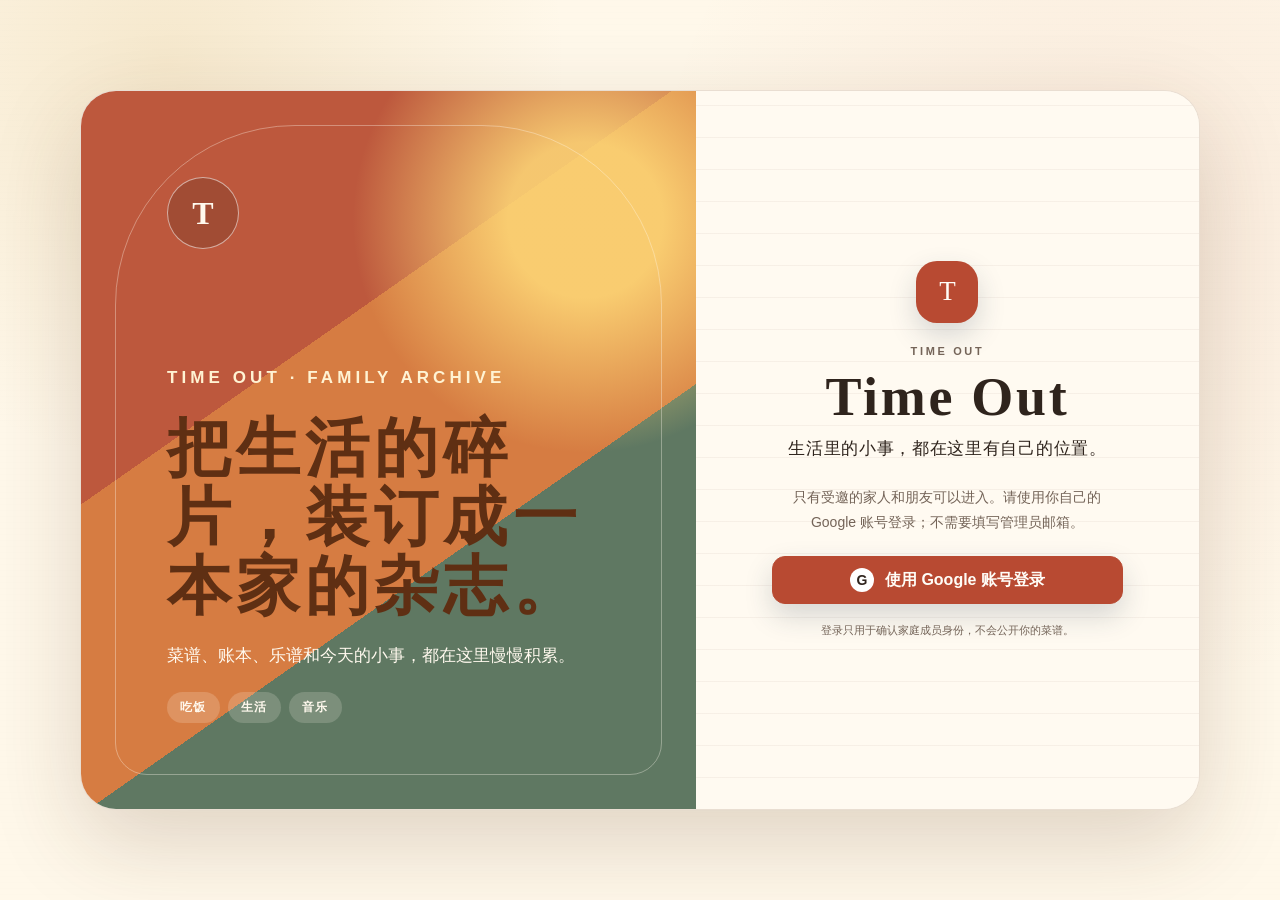
<file: index.html>
<!DOCTYPE html><html lang="zh-CN"><head><meta charSet="utf-8"/><meta name="viewport" content="width=device-width, initial-scale=1"/><link rel="stylesheet" href="/_next/static/chunks/0.tp48uc5v58p.css" data-precedence="next"/><link rel="preload" as="script" fetchPriority="low" href="/_next/static/chunks/10mluhc84.1ee.js"/><script src="/_next/static/chunks/0pbz.j~ornctw.js" async=""></script><script src="/_next/static/chunks/0c_u0uom0kk-9.js" async=""></script><script src="/_next/static/chunks/turbopack-0-2-jyq65k6gh.js" async=""></script><script src="/_next/static/chunks/107gcsrc_1api.js" async=""></script><script src="/_next/static/chunks/080nv6~4hvs2h.js" async=""></script><meta name="theme-color" content="#fff8ea"/><meta name="color-scheme" content="light"/><title>Time Out｜生活里的小事</title><meta name="description" content="生活里的小事，都在这里有自己的位置。"/><meta name="application-name" content="Time Out"/><link rel="canonical" href="https://c2404188274.github.io/"/><meta property="og:title" content="Time Out｜生活里的小事"/><meta property="og:description" content="菜谱、记账和乐谱，都在同一个安静的私人空间。"/><meta property="og:url" content="https://c2404188274.github.io/"/><meta property="og:site_name" content="Time Out"/><meta property="og:locale" content="zh_CN"/><meta property="og:image" content="https://c2404188274.github.io/og.png"/><meta property="og:image:width" content="1731"/><meta property="og:image:height" content="909"/><meta property="og:image:alt" content="Time Out｜生活里的小事"/><meta property="og:type" content="website"/><meta name="twitter:card" content="summary_large_image"/><meta name="twitter:title" content="Time Out｜生活里的小事"/><meta name="twitter:description" content="菜谱、记账和乐谱，都在同一个安静的私人空间。"/><meta name="twitter:image" content="https://c2404188274.github.io/og.png"/><link rel="shortcut icon" href="/favicon.svg"/><link rel="icon" href="/favicon.svg"/><script src="/_next/static/chunks/03~yq9q893hmn.js" noModule=""></script></head><body><div hidden=""><!--$--><!--/$--></div><main class="auth-shell journal-auth"><div class="auth-spread"><aside class="auth-brand-panel" aria-label="Time Out 介绍"><div class="auth-brand-stamp" aria-hidden="true">T</div><p class="eyebrow">TIME OUT · FAMILY ARCHIVE</p><h1>把生活的碎片，装订成一本家的杂志。</h1><p>菜谱、账本、乐谱和今天的小事，都在这里慢慢积累。</p><div class="auth-paper-tabs" aria-hidden="true"><span>吃饭</span><span>生活</span><span>音乐</span></div></aside><section class="auth-action-panel"><div class="auth-card paper-surface auth-loading"><div aria-live="polite"><div class="auth-mark" aria-hidden="true">T</div><p class="eyebrow">TIME OUT</p><h1>Time Out</h1><p class="auth-subtitle">正在打开 Time Out…</p></div></div></section></div></main><!--$--><!--/$--><script src="/_next/static/chunks/10mluhc84.1ee.js" id="_R_" async=""></script><script>(self.__next_f=self.__next_f||[]).push([0])</script><script>self.__next_f.push([1,"1:\"$Sreact.fragment\"\n2:I[11968,[\"/_next/static/chunks/107gcsrc_1api.js\"],\"default\"]\n3:I[87804,[\"/_next/static/chunks/107gcsrc_1api.js\"],\"default\"]\n4:I[14497,[\"/_next/static/chunks/107gcsrc_1api.js\",\"/_next/static/chunks/080nv6~4hvs2h.js\"],\"default\"]\n5:I[77916,[\"/_next/static/chunks/107gcsrc_1api.js\"],\"OutletBoundary\"]\n6:\"$Sreact.suspense\"\n8:I[77916,[\"/_next/static/chunks/107gcsrc_1api.js\"],\"ViewportBoundary\"]\na:I[77916,[\"/_next/static/chunks/107gcsrc_1api.js\"],\"MetadataBoundary\"]\nc:I[21480,[\"/_next/static/chunks/107gcsrc_1api.js\"],\"default\",1]\n:HL[\"/_next/static/chunks/0.tp48uc5v58p.css\",\"style\"]\n"])</script><script>self.__next_f.push([1,"0:{\"P\":null,\"c\":[\"\",\"\"],\"q\":\"\",\"i\":false,\"f\":[[[\"\",{\"children\":[\"__PAGE__\",{}]},\"$undefined\",\"$undefined\",16],[[\"$\",\"$1\",\"c\",{\"children\":[[[\"$\",\"link\",\"0\",{\"rel\":\"stylesheet\",\"href\":\"/_next/static/chunks/0.tp48uc5v58p.css\",\"precedence\":\"next\",\"crossOrigin\":\"$undefined\",\"nonce\":\"$undefined\"}],[\"$\",\"script\",\"script-0\",{\"src\":\"/_next/static/chunks/107gcsrc_1api.js\",\"async\":true,\"nonce\":\"$undefined\"}]],[\"$\",\"html\",null,{\"lang\":\"zh-CN\",\"children\":[\"$\",\"body\",null,{\"children\":[\"$\",\"$L2\",null,{\"parallelRouterKey\":\"children\",\"error\":\"$undefined\",\"errorStyles\":\"$undefined\",\"errorScripts\":\"$undefined\",\"template\":[\"$\",\"$L3\",null,{}],\"templateStyles\":\"$undefined\",\"templateScripts\":\"$undefined\",\"notFound\":[[[\"$\",\"title\",null,{\"children\":\"404: This page could not be found.\"}],[\"$\",\"div\",null,{\"style\":{\"fontFamily\":\"system-ui,\\\"Segoe UI\\\",Roboto,Helvetica,Arial,sans-serif,\\\"Apple Color Emoji\\\",\\\"Segoe UI Emoji\\\"\",\"height\":\"100vh\",\"textAlign\":\"center\",\"display\":\"flex\",\"flexDirection\":\"column\",\"alignItems\":\"center\",\"justifyContent\":\"center\"},\"children\":[\"$\",\"div\",null,{\"children\":[[\"$\",\"style\",null,{\"dangerouslySetInnerHTML\":{\"__html\":\"body{color:#000;background:#fff;margin:0}.next-error-h1{border-right:1px solid rgba(0,0,0,.3)}@media (prefers-color-scheme:dark){body{color:#fff;background:#000}.next-error-h1{border-right:1px solid rgba(255,255,255,.3)}}\"}}],[\"$\",\"h1\",null,{\"className\":\"next-error-h1\",\"style\":{\"display\":\"inline-block\",\"margin\":\"0 20px 0 0\",\"padding\":\"0 23px 0 0\",\"fontSize\":24,\"fontWeight\":500,\"verticalAlign\":\"top\",\"lineHeight\":\"49px\"},\"children\":404}],[\"$\",\"div\",null,{\"style\":{\"display\":\"inline-block\"},\"children\":[\"$\",\"h2\",null,{\"style\":{\"fontSize\":14,\"fontWeight\":400,\"lineHeight\":\"49px\",\"margin\":0},\"children\":\"This page could not be found.\"}]}]]}]}]],[]],\"forbidden\":\"$undefined\",\"unauthorized\":\"$undefined\"}]}]}]]}],{\"children\":[[\"$\",\"$1\",\"c\",{\"children\":[[\"$\",\"$L4\",null,{}],[[\"$\",\"script\",\"script-0\",{\"src\":\"/_next/static/chunks/080nv6~4hvs2h.js\",\"async\":true,\"nonce\":\"$undefined\"}]],[\"$\",\"$L5\",null,{\"children\":[\"$\",\"$6\",null,{\"name\":\"Next.MetadataOutlet\",\"children\":\"$@7\"}]}]]}],{},null,false,null]},null,false,null],[\"$\",\"$1\",\"h\",{\"children\":[null,[\"$\",\"$L8\",null,{\"children\":\"$L9\"}],[\"$\",\"div\",null,{\"hidden\":true,\"children\":[\"$\",\"$La\",null,{\"children\":[\"$\",\"$6\",null,{\"name\":\"Next.Metadata\",\"children\":\"$Lb\"}]}]}],null]}],false]],\"m\":\"$undefined\",\"G\":[\"$c\",[[\"$\",\"link\",\"0\",{\"rel\":\"stylesheet\",\"href\":\"/_next/static/chunks/0.tp48uc5v58p.css\",\"precedence\":\"next\",\"crossOrigin\":\"$undefined\",\"nonce\":\"$undefined\"}]]],\"S\":true,\"h\":null,\"s\":\"$undefined\",\"l\":\"$undefined\",\"p\":\"$undefined\",\"d\":\"$undefined\",\"b\":\"vg68B9yamPBtHdCC4jC5t\"}\n"])</script><script>self.__next_f.push([1,"9:[[\"$\",\"meta\",\"0\",{\"charSet\":\"utf-8\"}],[\"$\",\"meta\",\"1\",{\"name\":\"viewport\",\"content\":\"width=device-width, initial-scale=1\"}],[\"$\",\"meta\",\"2\",{\"name\":\"theme-color\",\"content\":\"#fff8ea\"}],[\"$\",\"meta\",\"3\",{\"name\":\"color-scheme\",\"content\":\"light\"}]]\n"])</script><script>self.__next_f.push([1,"d:I[86593,[\"/_next/static/chunks/107gcsrc_1api.js\"],\"IconMark\"]\n7:null\n"])</script><script>self.__next_f.push([1,"b:[[\"$\",\"title\",\"0\",{\"children\":\"Time Out｜生活里的小事\"}],[\"$\",\"meta\",\"1\",{\"name\":\"description\",\"content\":\"生活里的小事，都在这里有自己的位置。\"}],[\"$\",\"meta\",\"2\",{\"name\":\"application-name\",\"content\":\"Time Out\"}],[\"$\",\"link\",\"3\",{\"rel\":\"canonical\",\"href\":\"https://c2404188274.github.io/\"}],[\"$\",\"meta\",\"4\",{\"property\":\"og:title\",\"content\":\"Time Out｜生活里的小事\"}],[\"$\",\"meta\",\"5\",{\"property\":\"og:description\",\"content\":\"菜谱、记账和乐谱，都在同一个安静的私人空间。\"}],[\"$\",\"meta\",\"6\",{\"property\":\"og:url\",\"content\":\"https://c2404188274.github.io/\"}],[\"$\",\"meta\",\"7\",{\"property\":\"og:site_name\",\"content\":\"Time Out\"}],[\"$\",\"meta\",\"8\",{\"property\":\"og:locale\",\"content\":\"zh_CN\"}],[\"$\",\"meta\",\"9\",{\"property\":\"og:image\",\"content\":\"https://c2404188274.github.io/og.png\"}],[\"$\",\"meta\",\"10\",{\"property\":\"og:image:width\",\"content\":\"1731\"}],[\"$\",\"meta\",\"11\",{\"property\":\"og:image:height\",\"content\":\"909\"}],[\"$\",\"meta\",\"12\",{\"property\":\"og:image:alt\",\"content\":\"Time Out｜生活里的小事\"}],[\"$\",\"meta\",\"13\",{\"property\":\"og:type\",\"content\":\"website\"}],[\"$\",\"meta\",\"14\",{\"name\":\"twitter:card\",\"content\":\"summary_large_image\"}],[\"$\",\"meta\",\"15\",{\"name\":\"twitter:title\",\"content\":\"Time Out｜生活里的小事\"}],[\"$\",\"meta\",\"16\",{\"name\":\"twitter:description\",\"content\":\"菜谱、记账和乐谱，都在同一个安静的私人空间。\"}],[\"$\",\"meta\",\"17\",{\"name\":\"twitter:image\",\"content\":\"https://c2404188274.github.io/og.png\"}],[\"$\",\"link\",\"18\",{\"rel\":\"shortcut icon\",\"href\":\"/favicon.svg\"}],[\"$\",\"link\",\"19\",{\"rel\":\"icon\",\"href\":\"/favicon.svg\"}],[\"$\",\"$Ld\",\"20\",{}]]\n"])</script></body></html>
</file>
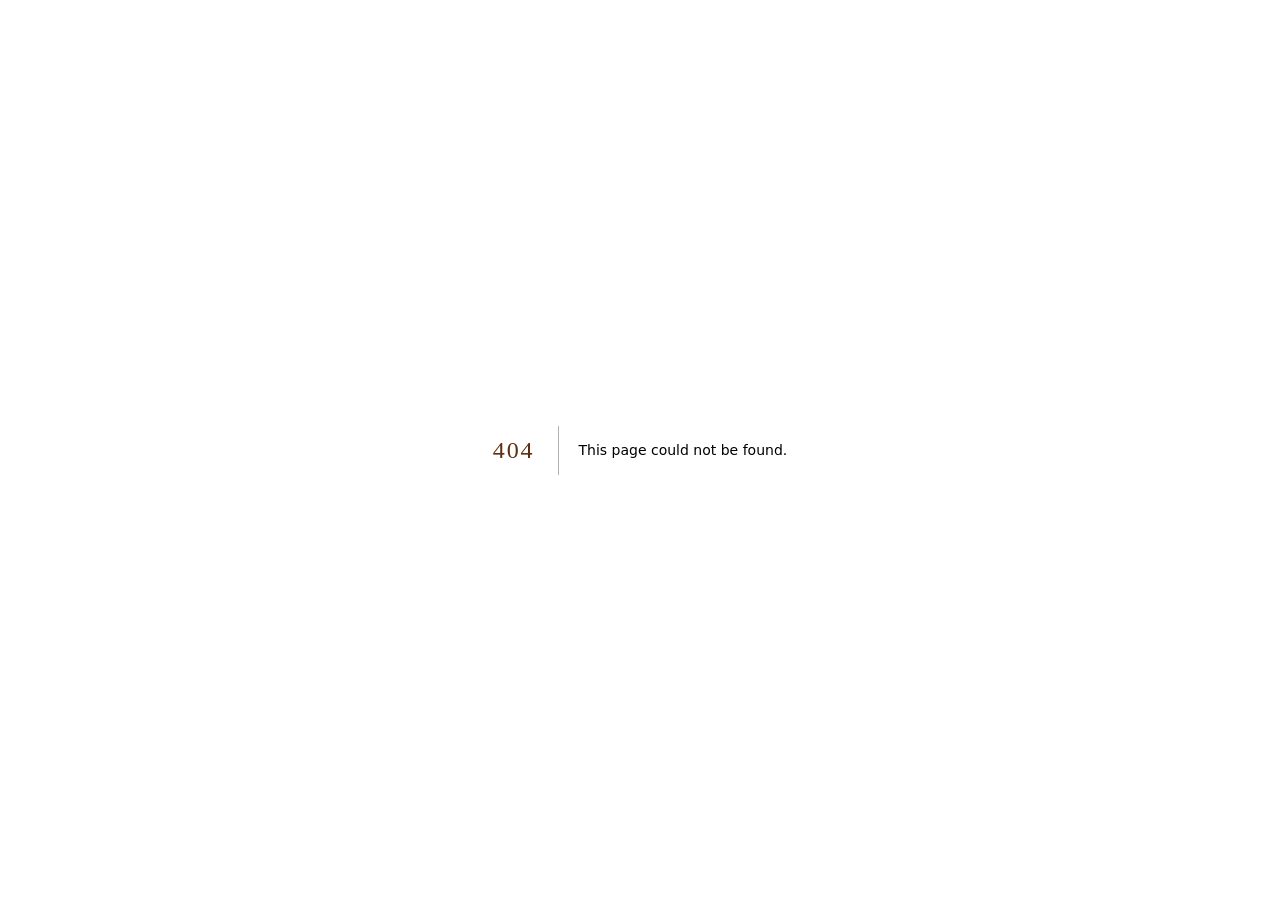
<file: 404/index.html>
<!DOCTYPE html><html lang="zh-CN"><head><meta charSet="utf-8"/><meta name="viewport" content="width=device-width, initial-scale=1"/><link rel="stylesheet" href="/_next/static/chunks/0.tp48uc5v58p.css" data-precedence="next"/><link rel="preload" as="script" fetchPriority="low" href="/_next/static/chunks/10mluhc84.1ee.js"/><script src="/_next/static/chunks/0pbz.j~ornctw.js" async=""></script><script src="/_next/static/chunks/0c_u0uom0kk-9.js" async=""></script><script src="/_next/static/chunks/turbopack-0-2-jyq65k6gh.js" async=""></script><script src="/_next/static/chunks/107gcsrc_1api.js" async=""></script><meta name="robots" content="noindex"/><title>404: This page could not be found.</title><meta name="theme-color" content="#fff8ea"/><meta name="color-scheme" content="light"/><title>Time Out｜生活里的小事</title><meta name="description" content="生活里的小事，都在这里有自己的位置。"/><meta name="application-name" content="Time Out"/><link rel="canonical" href="https://c2404188274.github.io/"/><meta property="og:title" content="Time Out｜生活里的小事"/><meta property="og:description" content="菜谱、记账和乐谱，都在同一个安静的私人空间。"/><meta property="og:url" content="https://c2404188274.github.io/"/><meta property="og:site_name" content="Time Out"/><meta property="og:locale" content="zh_CN"/><meta property="og:image" content="https://c2404188274.github.io/og.png"/><meta property="og:image:width" content="1731"/><meta property="og:image:height" content="909"/><meta property="og:image:alt" content="Time Out｜生活里的小事"/><meta property="og:type" content="website"/><meta name="twitter:card" content="summary_large_image"/><meta name="twitter:title" content="Time Out｜生活里的小事"/><meta name="twitter:description" content="菜谱、记账和乐谱，都在同一个安静的私人空间。"/><meta name="twitter:image" content="https://c2404188274.github.io/og.png"/><link rel="shortcut icon" href="/favicon.svg"/><link rel="icon" href="/favicon.svg"/><script src="/_next/static/chunks/03~yq9q893hmn.js" noModule=""></script></head><body><div hidden=""><!--$--><!--/$--></div><div style="font-family:system-ui,&quot;Segoe UI&quot;,Roboto,Helvetica,Arial,sans-serif,&quot;Apple Color Emoji&quot;,&quot;Segoe UI Emoji&quot;;height:100vh;text-align:center;display:flex;flex-direction:column;align-items:center;justify-content:center"><div><style>body{color:#000;background:#fff;margin:0}.next-error-h1{border-right:1px solid rgba(0,0,0,.3)}@media (prefers-color-scheme:dark){body{color:#fff;background:#000}.next-error-h1{border-right:1px solid rgba(255,255,255,.3)}}</style><h1 class="next-error-h1" style="display:inline-block;margin:0 20px 0 0;padding:0 23px 0 0;font-size:24px;font-weight:500;vertical-align:top;line-height:49px">404</h1><div style="display:inline-block"><h2 style="font-size:14px;font-weight:400;line-height:49px;margin:0">This page could not be found.</h2></div></div></div><!--$--><!--/$--><script src="/_next/static/chunks/10mluhc84.1ee.js" id="_R_" async=""></script><script>(self.__next_f=self.__next_f||[]).push([0])</script><script>self.__next_f.push([1,"1:\"$Sreact.fragment\"\n2:I[11968,[\"/_next/static/chunks/107gcsrc_1api.js\"],\"default\"]\n3:I[87804,[\"/_next/static/chunks/107gcsrc_1api.js\"],\"default\"]\n4:I[77916,[\"/_next/static/chunks/107gcsrc_1api.js\"],\"OutletBoundary\"]\n5:\"$Sreact.suspense\"\n8:I[77916,[\"/_next/static/chunks/107gcsrc_1api.js\"],\"ViewportBoundary\"]\na:I[77916,[\"/_next/static/chunks/107gcsrc_1api.js\"],\"MetadataBoundary\"]\nc:I[21480,[\"/_next/static/chunks/107gcsrc_1api.js\"],\"default\",1]\n:HL[\"/_next/static/chunks/0.tp48uc5v58p.css\",\"style\"]\n"])</script><script>self.__next_f.push([1,"0:{\"P\":null,\"c\":[\"\",\"_not-found\",\"\"],\"q\":\"\",\"i\":false,\"f\":[[[\"\",{\"children\":[\"/_not-found\",{\"children\":[\"__PAGE__\",{}]}]},\"$undefined\",\"$undefined\",16],[[\"$\",\"$1\",\"c\",{\"children\":[[[\"$\",\"link\",\"0\",{\"rel\":\"stylesheet\",\"href\":\"/_next/static/chunks/0.tp48uc5v58p.css\",\"precedence\":\"next\",\"crossOrigin\":\"$undefined\",\"nonce\":\"$undefined\"}],[\"$\",\"script\",\"script-0\",{\"src\":\"/_next/static/chunks/107gcsrc_1api.js\",\"async\":true,\"nonce\":\"$undefined\"}]],[\"$\",\"html\",null,{\"lang\":\"zh-CN\",\"children\":[\"$\",\"body\",null,{\"children\":[\"$\",\"$L2\",null,{\"parallelRouterKey\":\"children\",\"error\":\"$undefined\",\"errorStyles\":\"$undefined\",\"errorScripts\":\"$undefined\",\"template\":[\"$\",\"$L3\",null,{}],\"templateStyles\":\"$undefined\",\"templateScripts\":\"$undefined\",\"notFound\":[[[\"$\",\"title\",null,{\"children\":\"404: This page could not be found.\"}],[\"$\",\"div\",null,{\"style\":{\"fontFamily\":\"system-ui,\\\"Segoe UI\\\",Roboto,Helvetica,Arial,sans-serif,\\\"Apple Color Emoji\\\",\\\"Segoe UI Emoji\\\"\",\"height\":\"100vh\",\"textAlign\":\"center\",\"display\":\"flex\",\"flexDirection\":\"column\",\"alignItems\":\"center\",\"justifyContent\":\"center\"},\"children\":[\"$\",\"div\",null,{\"children\":[[\"$\",\"style\",null,{\"dangerouslySetInnerHTML\":{\"__html\":\"body{color:#000;background:#fff;margin:0}.next-error-h1{border-right:1px solid rgba(0,0,0,.3)}@media (prefers-color-scheme:dark){body{color:#fff;background:#000}.next-error-h1{border-right:1px solid rgba(255,255,255,.3)}}\"}}],[\"$\",\"h1\",null,{\"className\":\"next-error-h1\",\"style\":{\"display\":\"inline-block\",\"margin\":\"0 20px 0 0\",\"padding\":\"0 23px 0 0\",\"fontSize\":24,\"fontWeight\":500,\"verticalAlign\":\"top\",\"lineHeight\":\"49px\"},\"children\":404}],[\"$\",\"div\",null,{\"style\":{\"display\":\"inline-block\"},\"children\":[\"$\",\"h2\",null,{\"style\":{\"fontSize\":14,\"fontWeight\":400,\"lineHeight\":\"49px\",\"margin\":0},\"children\":\"This page could not be found.\"}]}]]}]}]],[]],\"forbidden\":\"$undefined\",\"unauthorized\":\"$undefined\"}]}]}]]}],{\"children\":[[\"$\",\"$1\",\"c\",{\"children\":[null,[\"$\",\"$L2\",null,{\"parallelRouterKey\":\"children\",\"error\":\"$undefined\",\"errorStyles\":\"$undefined\",\"errorScripts\":\"$undefined\",\"template\":[\"$\",\"$L3\",null,{}],\"templateStyles\":\"$undefined\",\"templateScripts\":\"$undefined\",\"notFound\":\"$undefined\",\"forbidden\":\"$undefined\",\"unauthorized\":\"$undefined\"}]]}],{\"children\":[[\"$\",\"$1\",\"c\",{\"children\":[[[\"$\",\"title\",null,{\"children\":\"404: This page could not be found.\"}],[\"$\",\"div\",null,{\"style\":\"$0:f:0:1:0:props:children:1:props:children:props:children:props:notFound:0:1:props:style\",\"children\":[\"$\",\"div\",null,{\"children\":[[\"$\",\"style\",null,{\"dangerouslySetInnerHTML\":{\"__html\":\"body{color:#000;background:#fff;margin:0}.next-error-h1{border-right:1px solid rgba(0,0,0,.3)}@media (prefers-color-scheme:dark){body{color:#fff;background:#000}.next-error-h1{border-right:1px solid rgba(255,255,255,.3)}}\"}}],[\"$\",\"h1\",null,{\"className\":\"next-error-h1\",\"style\":\"$0:f:0:1:0:props:children:1:props:children:props:children:props:notFound:0:1:props:children:props:children:1:props:style\",\"children\":404}],[\"$\",\"div\",null,{\"style\":\"$0:f:0:1:0:props:children:1:props:children:props:children:props:notFound:0:1:props:children:props:children:2:props:style\",\"children\":[\"$\",\"h2\",null,{\"style\":\"$0:f:0:1:0:props:children:1:props:children:props:children:props:notFound:0:1:props:children:props:children:2:props:children:props:style\",\"children\":\"This page could not be found.\"}]}]]}]}]],null,[\"$\",\"$L4\",null,{\"children\":[\"$\",\"$5\",null,{\"name\":\"Next.MetadataOutlet\",\"children\":\"$@6\"}]}]]}],{},null,false,null]},null,false,\"$@7\"]},null,false,null],[\"$\",\"$1\",\"h\",{\"children\":[[\"$\",\"meta\",null,{\"name\":\"robots\",\"content\":\"noindex\"}],[\"$\",\"$L8\",null,{\"children\":\"$L9\"}],[\"$\",\"div\",null,{\"hidden\":true,\"children\":[\"$\",\"$La\",null,{\"children\":[\"$\",\"$5\",null,{\"name\":\"Next.Metadata\",\"children\":\"$Lb\"}]}]}],null]}],false]],\"m\":\"$undefined\",\"G\":[\"$c\",[[\"$\",\"link\",\"0\",{\"rel\":\"stylesheet\",\"href\":\"/_next/static/chunks/0.tp48uc5v58p.css\",\"precedence\":\"next\",\"crossOrigin\":\"$undefined\",\"nonce\":\"$undefined\"}]]],\"S\":true,\"h\":null,\"s\":\"$undefined\",\"l\":\"$undefined\",\"p\":\"$undefined\",\"d\":\"$undefined\",\"b\":\"vg68B9yamPBtHdCC4jC5t\"}\n"])</script><script>self.__next_f.push([1,"d:[]\n7:\"$Wd\"\n"])</script><script>self.__next_f.push([1,"9:[[\"$\",\"meta\",\"0\",{\"charSet\":\"utf-8\"}],[\"$\",\"meta\",\"1\",{\"name\":\"viewport\",\"content\":\"width=device-width, initial-scale=1\"}],[\"$\",\"meta\",\"2\",{\"name\":\"theme-color\",\"content\":\"#fff8ea\"}],[\"$\",\"meta\",\"3\",{\"name\":\"color-scheme\",\"content\":\"light\"}]]\n"])</script><script>self.__next_f.push([1,"e:I[86593,[\"/_next/static/chunks/107gcsrc_1api.js\"],\"IconMark\"]\n6:null\n"])</script><script>self.__next_f.push([1,"b:[[\"$\",\"title\",\"0\",{\"children\":\"Time Out｜生活里的小事\"}],[\"$\",\"meta\",\"1\",{\"name\":\"description\",\"content\":\"生活里的小事，都在这里有自己的位置。\"}],[\"$\",\"meta\",\"2\",{\"name\":\"application-name\",\"content\":\"Time Out\"}],[\"$\",\"link\",\"3\",{\"rel\":\"canonical\",\"href\":\"https://c2404188274.github.io/\"}],[\"$\",\"meta\",\"4\",{\"property\":\"og:title\",\"content\":\"Time Out｜生活里的小事\"}],[\"$\",\"meta\",\"5\",{\"property\":\"og:description\",\"content\":\"菜谱、记账和乐谱，都在同一个安静的私人空间。\"}],[\"$\",\"meta\",\"6\",{\"property\":\"og:url\",\"content\":\"https://c2404188274.github.io/\"}],[\"$\",\"meta\",\"7\",{\"property\":\"og:site_name\",\"content\":\"Time Out\"}],[\"$\",\"meta\",\"8\",{\"property\":\"og:locale\",\"content\":\"zh_CN\"}],[\"$\",\"meta\",\"9\",{\"property\":\"og:image\",\"content\":\"https://c2404188274.github.io/og.png\"}],[\"$\",\"meta\",\"10\",{\"property\":\"og:image:width\",\"content\":\"1731\"}],[\"$\",\"meta\",\"11\",{\"property\":\"og:image:height\",\"content\":\"909\"}],[\"$\",\"meta\",\"12\",{\"property\":\"og:image:alt\",\"content\":\"Time Out｜生活里的小事\"}],[\"$\",\"meta\",\"13\",{\"property\":\"og:type\",\"content\":\"website\"}],[\"$\",\"meta\",\"14\",{\"name\":\"twitter:card\",\"content\":\"summary_large_image\"}],[\"$\",\"meta\",\"15\",{\"name\":\"twitter:title\",\"content\":\"Time Out｜生活里的小事\"}],[\"$\",\"meta\",\"16\",{\"name\":\"twitter:description\",\"content\":\"菜谱、记账和乐谱，都在同一个安静的私人空间。\"}],[\"$\",\"meta\",\"17\",{\"name\":\"twitter:image\",\"content\":\"https://c2404188274.github.io/og.png\"}],[\"$\",\"link\",\"18\",{\"rel\":\"shortcut icon\",\"href\":\"/favicon.svg\"}],[\"$\",\"link\",\"19\",{\"rel\":\"icon\",\"href\":\"/favicon.svg\"}],[\"$\",\"$Le\",\"20\",{}]]\n"])</script></body></html>
</file>
<file: _next/static/chunks/0.tp48uc5v58p.css>
:root{--paper:#fff8ea;--paper-muted:#f2e6cf;--ink:#2f241d;--ink-muted:#746458;--terracotta:#b84a32;--sage:#63764a;--mustard:#c89a3d;--dusty-blue:#58758c;--burgundy:#7d2f38;--linen:#d8c7aa;--shadow-paper:0 10px 28px #4832221a;--shadow-raised:0 18px 48px #48322226;--font-body:"PingFang SC", "Microsoft YaHei", sans-serif;--font-brand:Georgia, serif;--font-display:"Songti SC", STSong, serif;--font-annotation:"Kaiti SC", STKaiti, cursive;--brown:var(--terracotta);--brown-dark:#873522;--cream:var(--paper);--cream-light:#fffdf7;--gold:var(--mustard);--muted:var(--ink-muted);--line:var(--linen)}.ledger-surface{--module-tone:var(--sage);font-variant-numeric:tabular-nums}.ledger-module{gap:18px;max-width:1180px;margin:0 auto;display:grid}.ledger-surface.ledger-workspace,.ledger-surface .ledger-workspace,.ledger-surface .ledger-planning-grid,.ledger-surface.account-manager{width:100%;max-width:none}.ledger-surface .module-header{border-color:var(--linen)}.ledger-surface .module-header h2,.ledger-surface .ledger-panel-heading h2,.ledger-surface .ledger-panel-heading h3{color:var(--ink);font-family:var(--font-display), "Songti SC", serif}.ledger-surface .section-kicker,.ledger-surface .ledger-panel-heading span{color:color-mix(in srgb, var(--sage) 78%, var(--ink))}.ledger-surface .ledger-balance-grid{border-color:color-mix(in srgb, var(--sage) 45%, var(--linen));border-radius:16px 8px 18px 10px;gap:1px;padding:1px;overflow:hidden}.ledger-surface .ledger-balance-grid article{background:color-mix(in srgb, var(--sage) 18%, var(--paper));color:var(--ink);box-shadow:none;border:0;border-radius:0}.ledger-surface .ledger-balance-grid article:first-child{background:color-mix(in srgb, var(--sage) 24%, var(--paper))}.ledger-surface .ledger-panel{border-color:color-mix(in srgb, var(--sage) 34%, var(--linen));background:linear-gradient(180deg, #63764a12, transparent 11rem), color-mix(in srgb, var(--paper) 96%, white);box-shadow:var(--shadow-paper);border-radius:16px 8px 18px 10px}.ledger-surface .account-list,.ledger-surface .transaction-list{background:color-mix(in srgb, var(--sage) 22%, var(--linen))}.ledger-surface .account-list article,.ledger-surface .transaction-list article,.ledger-surface .pending-rule-list article{overflow-wrap:anywhere;background:0 0;min-width:0}.ledger-surface .ledger-form{border-color:color-mix(in srgb, var(--sage) 25%, var(--linen))}.ledger-surface .ledger-form label{color:color-mix(in srgb, var(--sage) 62%, var(--ink))}.ledger-surface .ledger-form input,.ledger-surface .ledger-form select{border-color:color-mix(in srgb, var(--sage) 34%, var(--linen));min-height:44px;color:var(--ink);background:#fffdf7}.ledger-surface .ledger-form button[type=submit]{border-color:var(--terracotta);background:var(--terracotta);color:#fffdf7;min-height:44px;box-shadow:0 7px 18px #b84a3229}.ledger-surface .entry-kind-switch{background:color-mix(in srgb, var(--sage) 16%, var(--paper-muted))}.ledger-surface .entry-kind-switch button{min-height:44px;color:color-mix(in srgb, var(--sage) 70%, var(--ink))}.ledger-surface .entry-kind-switch button.is-active{border:1px solid var(--sage);background:var(--paper);color:var(--ink)}.ledger-surface .budget-track>span{background:var(--sage)}.score-surface{--module-tone:var(--mustard);overflow-wrap:anywhere}.score-surface.score-workspace{max-width:1180px}.score-surface .module-header h2,.score-surface .score-panel-heading h3,.score-surface .score-card h3{color:var(--ink);font-family:var(--font-display), "Songti SC", serif}.score-surface .section-kicker,.score-surface .score-panel-heading span{color:color-mix(in srgb, var(--mustard) 78%, var(--ink))}.score-surface .score-import-panel,.score-surface .score-playlist-panel,.score-surface .score-card,.score-surface.score-organizer,.score-surface.score-reader{border-color:color-mix(in srgb, var(--mustard) 42%, var(--linen));background:linear-gradient(180deg, #c89a3d17, transparent 12rem), color-mix(in srgb, var(--paper) 96%, white);box-shadow:var(--shadow-paper)}.score-surface .score-form input,.score-surface .score-form select,.score-surface .score-form textarea,.score-surface .score-playlist-create input,.score-surface .score-organizer-details input{border-color:color-mix(in srgb, var(--mustard) 38%, var(--linen));min-height:44px;color:var(--ink);background:#fffdf7}.score-surface .score-form button[type=submit],.score-surface .score-playlist-create button[type=submit],.score-surface .score-organizer-details button[type=submit]{border-color:var(--terracotta);background:var(--terracotta);color:#fffdf7;min-height:44px}.score-surface .score-playlist-tabs button.is-active,.score-surface .score-reader-toolbar button.is-active{border-color:var(--mustard);background:color-mix(in srgb, var(--mustard) 28%, var(--paper));color:var(--ink)}.archive-surface{--module-tone:var(--burgundy);overflow-wrap:anywhere}.archive-surface .me-identity,.archive-surface .me-entry,.archive-surface.sync-area,.archive-surface .sync-area,.archive-surface.backup-center,.archive-surface .backup-restore,.archive-surface .backup-preview{border-color:color-mix(in srgb, var(--burgundy) 24%, var(--linen));background:color-mix(in srgb, var(--paper) 96%, white);box-shadow:var(--shadow-paper)}.archive-surface .me-entry,.archive-surface .home-settings-row,.archive-surface button,.archive-surface input,.archive-surface select{min-height:44px}.archive-surface .me-identity-copy strong,.archive-surface .me-subview-header h1,.archive-surface .backup-center-heading h2{color:var(--ink);font-family:var(--font-display), "Songti SC", serif}.archive-surface .sync-state.is-attention,.archive-surface .backup-missing,.archive-surface .backup-risk{border-color:color-mix(in srgb, var(--burgundy) 38%, var(--linen));background:color-mix(in srgb, var(--burgundy) 8%, var(--paper));color:var(--burgundy)}.journal-auth .auth-card{border-color:color-mix(in srgb, var(--terracotta) 28%, var(--linen));background:linear-gradient(150deg, #c89a3d1c, transparent 44%), color-mix(in srgb, var(--paper) 96%, white);box-shadow:var(--shadow-raised)}.journal-auth .auth-mark,.journal-auth .google-signin{background:var(--terracotta);color:#fffdf7}@media (max-width:640px){.ledger-module{gap:14px}.ledger-surface .ledger-balance-grid,.ledger-surface .ledger-form,.ledger-surface .ledger-planning-grid,.ledger-surface .debt-forms{grid-template-columns:1fr}.ledger-surface .account-list article,.ledger-surface .transaction-list article,.ledger-surface .pending-rule-list article{flex-direction:column;align-items:flex-start}.ledger-surface .account-list b,.ledger-surface .transaction-list b{text-align:left}}.home-dashboard{width:min(1180px,100% - 48px);margin:0 auto;padding:42px 0 96px}.today-spread{border:1px solid color-mix(in srgb, var(--terracotta) 30%, var(--linen));background:var(--paper);border-radius:28px 12px 32px 14px;grid-template-columns:minmax(0,7fr) minmax(0,5fr);min-height:610px;display:grid;overflow:hidden;box-shadow:0 28px 70px #3d2f231f}.today-spread-lead{background:radial-gradient(circle at 10% 10%,#e19a6e38,#0000 31%),linear-gradient(145deg,#fffaf0,#f7ead6 78%);flex-direction:column;padding:clamp(38px,5.5vw,76px);display:flex;position:relative}.today-spread-lead:after{content:"";background:linear-gradient(#0000,#7b533e47,#0000);width:1px;height:84%;position:absolute;top:8%;right:0}.today-spread-lead h2{max-width:600px;color:var(--navy);letter-spacing:-.055em;margin:20px 0 12px;font-family:Georgia,Songti SC,serif;font-size:clamp(48px,6vw,82px);font-weight:500;line-height:1.02}.today-intro{max-width:520px;color:var(--muted);margin:0;font-size:15px;line-height:1.8}.today-spread-lead .today-card-list{margin-top:auto;padding-top:42px}.today-spread-notes{background:#f2b68b;grid-template-rows:minmax(0,1fr) auto auto;gap:0;display:grid}.next-meal-note,.today-capture-button,.recent-score-note{color:var(--ink);text-align:left;background:0 0;border:0;border-bottom:1px solid #5735262e;padding:clamp(26px,3vw,42px)}.today-capture-button,.recent-score-note{cursor:pointer;grid-template-columns:auto 1fr;gap:3px 14px;width:100%;display:grid}.today-capture-button>span{grid-row:1/3;align-self:center;font-size:38px;font-weight:300}.today-capture-button strong,.recent-score-note strong{text-overflow:ellipsis;white-space:nowrap;min-width:0;font-family:Georgia,Songti SC,serif;font-size:21px;font-weight:600;overflow:hidden}.today-capture-button small,.recent-score-note small,.recent-score-note span{color:#423027b3;font-size:12px}.recent-score-note{background:#fff7e861;grid-template-columns:1fr auto}.recent-score-note strong{grid-column:1/-1}.home-summary-section{padding-top:70px}.home-summary-section>header h3{color:var(--navy);margin:6px 0 24px;font-family:Georgia,Songti SC,serif;font-size:clamp(28px,3vw,42px);font-weight:500}.home-summary-order{grid-template-columns:repeat(2,minmax(0,1fr));gap:20px;display:grid}.home-summary-item:last-child{grid-column:1/-1}.home-summary-item .dashboard-card{height:100%}@media (max-width:760px){.home-dashboard{width:min(100% - 28px,640px);padding:22px 0 calc(110px + env(safe-area-inset-bottom))}.today-spread{border-radius:20px 10px 24px 12px;grid-template-columns:1fr;min-height:auto}.today-spread-lead{min-height:540px;padding:34px 24px}.today-spread-lead:after{display:none}.today-spread-lead h2{font-size:clamp(44px,15vw,66px)}.today-spread-notes{grid-template-rows:auto}.next-meal-note,.today-capture-button,.recent-score-note{padding:26px 22px}.home-summary-section{padding-top:48px}.home-summary-order{grid-template-columns:1fr}.home-summary-item:last-child{grid-column:auto}}*{box-sizing:border-box}html{background:var(--paper);min-height:100%}body{min-height:100vh;color:var(--ink);background:radial-gradient(circle at 13% 7%, #c89a3d2b, transparent 25rem), radial-gradient(circle at 88% 24%, #b84a3214, transparent 30rem), repeating-linear-gradient(0deg, transparent 0 5px, #2f241d03 6px), var(--paper);font-family:var(--font-body), "PingFang SC", "Microsoft YaHei", sans-serif;font-variant-numeric:tabular-nums;margin:0}button,input,textarea{font:inherit}button,summary{-webkit-tap-highlight-color:transparent}.paper-surface{border:1px solid var(--linen);background:color-mix(in srgb, var(--paper) 94%, white);box-shadow:var(--shadow-paper)}.module-tab{--module-tone:var(--terracotta);border-color:color-mix(in srgb, var(--module-tone) 55%, var(--linen));background:color-mix(in srgb, var(--module-tone) 14%, var(--paper));color:var(--ink)}.tone-recipes{--module-tone:var(--terracotta)}.tone-ledger{--module-tone:var(--sage)}.tone-scores{--module-tone:var(--mustard)}.tone-lists{--module-tone:var(--dusty-blue)}.tone-favorites{--module-tone:var(--burgundy)}.primary-action,.secondary-action{cursor:pointer;border-radius:10px;min-height:44px;padding:10px 16px;font-weight:700}.primary-action{border:1px solid var(--terracotta);background:var(--terracotta);color:var(--paper);box-shadow:0 7px 18px #b84a322e}.secondary-action{border:1px solid var(--ink);background:var(--paper);color:var(--ink)}.field-control{border:1px solid var(--linen);min-height:44px;color:var(--ink);background:#fffdf7}.focus-ring:focus-visible,button:focus-visible,a:focus-visible,input:focus-visible,select:focus-visible,textarea:focus-visible,summary:focus-visible{outline:3px solid color-mix(in srgb, var(--dusty-blue) 72%, white);outline-offset:3px}.brand-type{font-family:var(--font-brand), Georgia, serif}.display-type{font-family:var(--font-display), "Songti SC", STSong, serif}.annotation-type{font-family:var(--font-annotation), "Kaiti SC", STKaiti, cursive}@media (prefers-reduced-motion:reduce){*,:before,:after{scroll-behavior:auto!important;transition-duration:.01ms!important;animation-duration:.01ms!important;animation-iteration-count:1!important}}.cooking-backdrop,.add-recipe-backdrop,.weekly-picker-backdrop,.score-import-backdrop{z-index:210}.score-import-backdrop{-webkit-backdrop-filter:blur(6px);backdrop-filter:blur(6px);background:#1f1f1d85;place-items:center;display:grid;position:fixed;inset:0;overflow:auto}.score-import-backdrop .score-import-panel{width:min(760px,100%);max-height:calc(100dvh - 36px);margin:auto;overflow:auto}.ledger-mobile-entry-trigger,.ledger-entry-close,.ledger-mobile-entry-backdrop{display:none}@media (max-width:760px){.ledger-mobile-entry-trigger{width:100%;margin:0 0 16px;display:block}.ledger-entry-layout:not(.is-entry-open) .ledger-quick-entry{display:none}.ledger-entry-layout.is-entry-open .ledger-mobile-entry-backdrop{z-index:198;-webkit-backdrop-filter:blur(4px);backdrop-filter:blur(4px);background:#1f1f1d7a;border:0;display:block;position:fixed;inset:0}.ledger-entry-layout.is-entry-open .ledger-quick-entry{z-index:199;right:12px;bottom:max(12px, env(safe-area-inset-bottom));max-height:calc(100dvh - max(24px, env(safe-area-inset-top)) - max(24px, env(safe-area-inset-bottom)));border-radius:24px 24px 14px 14px;display:block;position:fixed;left:12px;overflow:auto}.ledger-entry-close{width:44px;height:44px;color:var(--ink);background:0 0;border:0;place-items:center;font-size:28px;display:grid}.score-import-backdrop{align-items:end}.score-import-backdrop .score-import-panel{max-height:calc(100dvh - max(18px, env(safe-area-inset-top)));border-radius:24px 24px 12px 12px}}.site-shell{width:min(100%,900px);margin:0 auto;padding:56px 24px 128px}.auth-shell{place-items:center;min-height:100dvh;padding:28px 18px;display:grid}.auth-card{text-align:center;-webkit-backdrop-filter:blur(16px);backdrop-filter:blur(16px);background:#fffaf4e0;border:1px solid #5f2f131a;border-radius:28px;width:min(100%,460px);padding:42px 38px 36px;box-shadow:0 28px 80px #4c2a1526}.auth-card.auth-loading{box-shadow:0 20px 60px #4c2a151a}.auth-mark{color:#fff8ee;background:linear-gradient(145deg,#9a5525,#65300d);border-radius:21px;place-items:center;width:62px;height:62px;margin:0 auto 22px;font-family:Georgia,Songti SC,STSong,serif;font-size:27px;display:grid;box-shadow:0 12px 26px #65300d38}.auth-card h1{letter-spacing:.05em;margin-bottom:12px;font-size:clamp(38px,9vw,54px)}.auth-card.auth-loading h1{font-size:clamp(28px,7vw,38px)}.auth-subtitle{color:#765744;letter-spacing:.04em;margin:0;font-size:17px}.auth-note{color:#745f50;margin:25px 0 22px;font-size:14px;line-height:1.75}.google-signin{color:#fff;cursor:pointer;background:#78401d;border:1px solid #78401d;border-radius:13px;justify-content:center;align-items:center;gap:11px;width:100%;min-height:50px;padding:11px 18px;font-weight:800;display:flex;box-shadow:0 8px 20px #65300d29}.google-signin:disabled,.auth-secondary-action:disabled{cursor:wait;opacity:.65}.google-signin span{color:#78401d;background:#fff;border-radius:50%;place-items:center;width:24px;height:24px;font:800 14px Arial,sans-serif;display:grid}.auth-secondary-action{color:#7c573f;cursor:pointer;background:0 0;border:0;min-height:42px;margin-top:10px;padding:8px 16px;font-size:13px;font-weight:700}.auth-error{color:#9a2e1d;background:#fff0ec;border-radius:10px;margin:15px 0 0;padding:10px 12px;font-size:13px;line-height:1.55}.auth-privacy{color:#978273;margin-top:18px;font-size:11px;line-height:1.55;display:block}.signed-in-account{background:#fff8ef;border:1px solid #ead8c8;border-radius:13px;gap:4px;margin:24px 0 0;padding:14px;display:grid}.signed-in-account strong{color:#59351f}.signed-in-account span{overflow-wrap:anywhere;color:#8a7060;font-size:12px}.auth-shell{padding:clamp(18px,4vw,52px)}.auth-spread{background:#fffaf1;border:1px solid #6a3e2526;border-radius:36px;grid-template-columns:minmax(0,1.1fr) minmax(420px,.9fr);width:min(1120px,100%);min-height:min(720px,100dvh - 72px);display:grid;overflow:hidden;box-shadow:0 32px 90px #502a172e}.auth-brand-panel{color:#fff9ee;background:radial-gradient(circle at 82% 18%,#ffda78d9 0 10%,#0000 30%),linear-gradient(145deg,#bd583d 0 36%,#d67c42 36% 63%,#5f7862 63% 100%);flex-direction:column;justify-content:flex-end;gap:20px;padding:clamp(44px,7vw,86px);display:flex;position:relative;overflow:hidden}.auth-brand-panel:before{content:"";border:1px solid #fff9ee59;border-radius:180px 180px 32px 32px;position:absolute;inset:34px}.auth-brand-panel>*{z-index:1;position:relative}.auth-brand-panel .eyebrow{color:#fff3d3}.auth-brand-panel h1{max-width:620px;margin:0;font:700 clamp(42px,5vw,72px)/1.08 Georgia,Songti SC,serif}.auth-brand-panel p{max-width:520px;margin:0;font-size:17px;line-height:1.8}.auth-brand-stamp{background:#5b311f47;border:1px solid #ffffff8c;border-radius:50%;place-items:center;width:72px;height:72px;margin-bottom:auto;font:700 32px Georgia,serif;display:grid}.auth-paper-tabs{flex-wrap:wrap;gap:8px;display:flex}.auth-paper-tabs span{letter-spacing:.12em;background:#fff9ee2e;border-radius:999px;padding:7px 13px;font-size:12px;font-weight:800}.auth-action-panel{background:repeating-linear-gradient(0deg,#0000 0 31px,#7551350f 31px 32px),#fffaf1;place-items:center;padding:clamp(30px,6vw,76px);display:grid}.auth-action-panel .auth-card{width:100%;box-shadow:none;-webkit-backdrop-filter:none;backdrop-filter:none;background:0 0;border:0;padding:0}.access-state-badge{color:#6e3d20;background:#f4d69d;border-radius:999px;margin:8px 0 0;padding:6px 11px;font-size:12px;font-weight:850;display:inline-flex}.mobile-header-actions{align-items:center;gap:8px;display:flex}.app-index-user{gap:8px}.access-request-trigger{color:#773f26;cursor:pointer;background:#fff7e9;border:1px solid #d9b38c;border-radius:15px;place-items:center;width:42px;height:42px;display:grid;position:relative}.access-request-trigger strong{color:#fff;background:#b84f3b;border-radius:99px;min-width:20px;padding:2px 5px;font-size:11px;position:absolute;top:-6px;right:-6px}.dialog-safe-area{padding:max(18px, env(safe-area-inset-top)) max(18px, env(safe-area-inset-right)) max(18px, env(safe-area-inset-bottom)) max(18px, env(safe-area-inset-left))}.access-request-backdrop{z-index:120;-webkit-backdrop-filter:blur(5px);backdrop-filter:blur(5px);background:#361f156b;justify-content:flex-end;display:flex;position:fixed;inset:0}.access-request-drawer{background:#fffaf1;border:1px solid #dab792;border-radius:28px;width:min(440px,100%);height:100%;padding:30px;overflow:auto;box-shadow:0 28px 70px #4325173d}.access-request-drawer>header{justify-content:space-between;align-items:start;gap:20px;display:flex}.access-request-drawer h2{color:#5f3420;margin:4px 0 0;font:700 32px Georgia,Songti SC,serif}.access-drawer-note{color:#775642;background:#fff0d4;border-left:4px solid #d37a45;margin:20px 0;padding:14px;line-height:1.65}@media (max-width:760px){.auth-shell{padding:0}.auth-spread{border:0;border-radius:0;grid-template-columns:1fr;min-height:100dvh}.auth-brand-panel{justify-content:flex-end;min-height:310px;padding:36px 28px}.auth-brand-panel:before{inset:20px}.auth-brand-panel h1{font-size:clamp(34px,11vw,48px)}.auth-brand-panel p{display:none}.auth-brand-stamp{width:56px;height:56px;margin-bottom:32px;font-size:25px}.auth-action-panel{padding:38px 24px 52px}.access-request-drawer{height:auto;max-height:calc(100dvh - max(18px, env(safe-area-inset-top)) - max(18px, env(safe-area-inset-bottom)));border-radius:28px 28px 16px 16px;margin-top:auto}}.access-requests-panel{background:#fff8ee;border:1px solid #dfbea2;border-radius:18px;gap:16px;max-width:800px;margin:0 auto 18px;padding:20px 22px;display:grid;box-shadow:0 12px 34px #4c2a1514}.access-requests-panel h2{color:#603618;margin:0;font-family:Georgia,Songti SC,STSong,serif;font-size:22px}.access-request-list{gap:9px;display:grid}.access-request{background:#fff;border:1px solid #ead8c8;border-radius:12px;justify-content:space-between;align-items:center;gap:14px;padding:12px;display:flex}.access-request>div:first-child{gap:3px;min-width:0;display:grid}.access-request strong{color:#5d3923;font-size:13px}.access-request span{overflow-wrap:anywhere;color:#8a7060;font-size:11px}.request-actions{flex:none;gap:7px;display:flex}.request-actions button{cursor:pointer;border-radius:9px;min-height:34px;padding:6px 12px;font-size:11px;font-weight:800}.approve-request{color:#fff;background:#75401f;border:1px solid #75401f}.reject-request{color:#895846;background:#fff;border:1px solid #ddc9b8}.site-header{text-align:center;margin-bottom:34px}.eyebrow{color:#a66a3a;letter-spacing:.24em;margin:0 0 12px;font-size:11px;font-weight:800}h1{color:#5f2f13;letter-spacing:.08em;margin:0 0 10px;font-family:Georgia,Songti SC,STSong,serif;font-size:clamp(42px,8vw,64px);line-height:1.05}.intro{color:var(--muted);letter-spacing:.08em;margin:0;font-size:17px}.recipe-toolbar{-webkit-backdrop-filter:blur(10px);backdrop-filter:blur(10px);background:#ffffffa8;border:1px solid #5f2f1317;border-radius:18px;max-width:800px;margin:0 auto 18px;padding:22px;box-shadow:0 12px 36px #4c2a1514}.recipe-toolbar-heading{justify-content:space-between;align-items:flex-end;gap:20px;margin-bottom:16px;display:flex}.section-kicker{color:#a66a3a;letter-spacing:.16em;margin:0 0 4px;font-size:11px;font-weight:800}.recipe-toolbar h2{color:#5f2f13;margin:0;font-family:Georgia,Songti SC,STSong,serif;font-size:25px}.recipe-count{color:#7b4a27;background:#f8e5ca;border-radius:999px;flex:none;margin:0;padding:6px 11px;font-size:13px;font-weight:700}.search-mode-switch{background:#efe3d6;border-radius:12px;grid-template-columns:repeat(2,minmax(0,1fr));gap:4px;padding:4px;display:grid}.search-mode-switch button{color:#80604a;cursor:pointer;background:0 0;border:0;border-radius:9px;justify-content:center;align-items:center;gap:7px;min-height:40px;padding:8px 12px;font-size:13px;font-weight:800;transition:background-color .15s,box-shadow .15s,color .15s;display:inline-flex}.search-mode-switch button:hover{color:#603618}.search-mode-switch button.is-active{color:#70401f;background:#fffaf4;box-shadow:0 2px 8px #4c2a151a}.search-mode-switch button span{font-size:16px;line-height:1}.search-mode-panel{margin-top:10px}.search-field{position:relative}.search-field input{width:100%;min-height:50px;color:var(--ink);background:#fffdfa;border:1px solid #dac6b3;border-radius:13px;padding:12px 68px 12px 46px;transition:border-color .16s,box-shadow .16s}.search-field input::placeholder{color:#9b8b80}.search-field input:focus{border-color:#9a4b16;outline:none;box-shadow:0 0 0 4px #9a4b161c}.search-field input::-webkit-search-cancel-button{display:none}.search-icon{z-index:1;pointer-events:none;border:2px solid #8b6a52;border-radius:50%;width:15px;height:15px;position:absolute;top:50%;left:18px;transform:translateY(-58%)}.search-icon:after{content:"";transform-origin:0;background:#8b6a52;border-radius:2px;width:7px;height:2px;position:absolute;bottom:-4px;right:-6px;transform:rotate(45deg)}.clear-search{color:#70401f;cursor:pointer;background:#f3e3d3;border:0;border-radius:8px;padding:7px 10px;font-size:13px;font-weight:700;position:absolute;top:50%;right:9px;transform:translateY(-50%)}.clear-search:hover{background:#ead3bc}.pantry-filter{background:#fffaf4ad;border:1px solid #e1cdb9;border-radius:13px;padding:12px;transition:border-color .16s,background-color .16s,box-shadow .16s}.pantry-filter.is-active{background:#fff6e8;border-color:#c58955;box-shadow:0 0 0 3px #b9753f14}.pantry-input{position:relative}.pantry-input>span{z-index:1;pointer-events:none;font-size:17px;position:absolute;top:50%;left:13px;transform:translateY(-52%)}.pantry-input input{width:100%;min-height:44px;color:var(--ink);font:inherit;background:#fffdfa;border:1px solid #dac6b3;border-radius:10px;padding:10px 66px 10px 42px}.pantry-input input::placeholder{color:#9b8b80}.pantry-input input:focus{border-color:#9a4b16;outline:none;box-shadow:0 0 0 3px #9a4b161a}.clear-pantry{color:#70401f;cursor:pointer;background:#f0dfcf;border:0;border-radius:7px;padding:6px 9px;font-size:12px;font-weight:700;position:absolute;top:50%;right:7px;transform:translateY(-50%)}.clear-pantry:hover{background:#e7d1bb}.pantry-ingredients{flex-wrap:wrap;gap:7px;margin-top:10px;display:flex}.pantry-ingredients button{color:#70401f;cursor:pointer;background:#f8e5ca;border:1px solid #d7ad83;border-radius:999px;align-items:center;gap:5px;padding:5px 8px 5px 10px;font-size:12px;font-weight:700;display:inline-flex}.pantry-ingredients button:hover{background:#f2d6b0;border-color:#b9753f}.pantry-ingredients button span{font-size:15px;line-height:1}.pantry-helper{color:#8b715f;margin:8px 2px 0;font-size:12px;line-height:1.45}.filter-controls{justify-content:space-between;align-items:center;gap:14px;margin-top:14px;display:flex}.favorites-filter{color:#70401f;cursor:pointer;background:#fffaf4;border:1px solid #dcc4ad;border-radius:10px;align-items:center;gap:7px;min-height:38px;padding:8px 12px;font-size:13px;font-weight:700;display:inline-flex}.favorites-filter span{color:#9a4b16;font-size:18px;line-height:1}.favorites-filter:hover,.favorites-filter.is-active{background:#f8e5ca;border-color:#c98e59}.sort-control{color:var(--muted);align-items:center;gap:9px;font-size:13px;font-weight:700;display:flex}.sort-control select{color:#70401f;min-height:38px;font:inherit;cursor:pointer;background:#fffaf4;border:1px solid #dcc4ad;border-radius:10px;padding:7px 34px 7px 11px}.sort-control select:focus{border-color:#9a4b16;outline:none;box-shadow:0 0 0 3px #9a4b161c}.tag-filter-section{border-top:1px solid #ead9c9;margin-top:12px;padding-top:12px}.tag-filter-toggle{color:#70401f;cursor:pointer;background:#fffaf4b3;border:1px solid #e0cbb8;border-radius:10px;justify-content:space-between;align-items:center;gap:12px;width:100%;min-height:42px;padding:8px 11px;display:flex}.tag-filter-toggle>span:first-child{text-align:left;align-items:baseline;gap:9px;display:flex}.tag-filter-toggle strong{font-size:13px}.tag-filter-toggle small{color:#8b715f;font-size:12px}.tag-filter-chevron{font-size:16px;font-weight:800;line-height:1}.tag-filters{flex-wrap:wrap;align-items:center;gap:8px;margin-top:10px;padding:2px 1px 0;display:flex}.tag-filters button{color:#76513a;cursor:pointer;background:#ffffffa3;border:1px solid #e0cbb8;border-radius:999px;padding:6px 10px;font-size:12px;font-weight:700}.tag-filters button:hover,.tag-filters button.is-active{color:#fff;background:#9a4b16;border-color:#b9753f}.active-filter-summary{background:#f8ecdc;border-radius:10px;grid-template-columns:auto minmax(0,1fr) auto;align-items:center;gap:9px;margin-top:12px;padding:9px 10px;display:grid}.active-filter-label{color:#76513a;font-size:11px;font-weight:800}.active-filter-items{flex-wrap:wrap;gap:5px;min-width:0;display:flex}.active-filter-items>span{color:#70401f;background:#fffaf4;border-radius:999px;padding:3px 7px;font-size:11px;font-weight:700}.active-filter-summary>button{color:#70401f;cursor:pointer;background:#e8d2bc;border:0;border-radius:7px;padding:5px 8px;font-size:11px;font-weight:800}.active-filter-summary>button:hover{background:#ddc2a8}.data-tools{border-top:1px solid #ead9c9;margin-top:14px;padding-top:14px}.data-tools>summary{color:#70401f;cursor:pointer;background:linear-gradient(135deg,#fffaf4,#faecd9);border:1px solid #e0cbb8;border-radius:11px;grid-template-columns:auto minmax(0,1fr) auto;align-items:center;gap:11px;min-height:50px;padding:9px 11px;list-style:none;display:grid}.data-tools>summary::-webkit-details-marker{display:none}.data-tools-icon{color:#814719;background:#efd9bc;border-radius:9px;place-items:center;width:32px;height:32px;font-size:18px;font-weight:800;display:grid}.data-tools-heading{text-align:left;gap:2px;min-width:0;display:grid}.data-tools-heading strong{font-size:13px}.data-tools-heading small{color:#8b715f;font-size:11px;line-height:1.4}.data-tools-chevron{color:#9a5a2a;font-size:18px;font-weight:800;transition:transform .16s}.data-tools[open] .data-tools-chevron{transform:rotate(45deg)}.data-tools-body{grid-template-columns:minmax(0,1fr) auto;align-items:center;gap:16px;padding:13px 3px 0;display:grid}.data-tools-body p{color:#806a5a;margin:0;font-size:12px;line-height:1.55}.data-tools-actions{align-items:center;gap:7px;display:flex}.data-tools-actions button{color:#70401f;cursor:pointer;background:#fffaf4;border:1px solid #d3b89f;border-radius:9px;min-height:36px;padding:7px 11px;font-size:12px;font-weight:800}.data-tools-actions button:hover{background:#f8e5ca;border-color:#b9753f}.data-tools-actions button:disabled{color:#a69a90;cursor:not-allowed;background:#f5f1ed;border-color:#dfd5cc}.data-tools-actions button:disabled:hover{background:#f5f1ed;border-color:#dfd5cc}.data-tools-actions .backup-download{color:#fff;background:#8b4513;border-color:#8b4513}.data-tools-actions .backup-download:hover{background:#65300d;border-color:#65300d}.meal-plan-panel{-webkit-backdrop-filter:blur(10px);backdrop-filter:blur(10px);background:#ffffffb8;border:1px solid #5f2f131a;border-radius:18px;max-width:800px;margin:0 auto 18px;padding:20px 22px;box-shadow:0 12px 36px #4c2a1514}.meal-plan-panel.has-recipes{background:#fffaf4e0;border-color:#dfbf9e}.meal-plan-header{justify-content:space-between;align-items:flex-start;gap:18px;display:flex}.meal-plan-title{align-items:center;gap:13px;min-width:0;display:flex}.meal-plan-icon{background:#f8e5ca;border-radius:13px;flex:none;place-items:center;width:44px;height:44px;font-size:22px;display:grid}.meal-plan-title h2{color:#5f2f13;margin:0;font-family:Georgia,Songti SC,STSong,serif;font-size:22px}.meal-plan-title>div>p:last-child{color:#836853;margin:4px 0 0;font-size:12px;line-height:1.45}.clear-meal-plan{color:#754629;cursor:pointer;background:#fff8ef;border:1px solid #ddc4aa;border-radius:8px;flex:none;padding:7px 9px;font-size:12px;font-weight:700}.clear-meal-plan:hover{background:#f4e3d2}.empty-meal-plan{color:#836853;background:#fffaf4;border:1px dashed #dcc2a8;border-radius:10px;align-items:center;gap:7px;margin-top:14px;padding:10px 12px;font-size:12px;display:flex}.empty-meal-plan span{color:#a3541c;font-size:17px;font-weight:700}.weekly-plan-panel{-webkit-backdrop-filter:blur(10px);backdrop-filter:blur(10px);background:#ffffffb8;border:1px solid #5f2f131a;border-radius:18px;max-width:800px;margin:0 auto 18px;padding:20px 22px;box-shadow:0 12px 36px #4c2a1514}.weekly-plan-header{justify-content:space-between;align-items:flex-start;gap:18px;margin-bottom:15px;display:flex}.weekly-plan-title{align-items:center;gap:13px;min-width:0;display:flex}.weekly-plan-icon{background:#efe1cd;border-radius:13px;flex:none;place-items:center;width:44px;height:44px;font-size:21px;display:grid}.weekly-plan-title h2{color:#5f2f13;margin:0;font-family:Georgia,Songti SC,STSong,serif;font-size:22px}.weekly-plan-title>div>p:last-child{color:#836853;margin:4px 0 0;font-size:12px;line-height:1.45}.clear-weekly-plan{color:#754629;cursor:pointer;background:#fff8ef;border:1px solid #ddc4aa;border-radius:8px;flex:none;padding:7px 9px;font-size:12px;font-weight:700}.clear-weekly-plan:hover{background:#f4e3d2}.weekly-days{grid-template-columns:repeat(4,minmax(0,1fr));gap:9px;display:grid}.weekly-day{background:#fffdf9;border:1px solid #e4d2c1;border-radius:12px;flex-direction:column;min-width:0;min-height:154px;padding:11px;display:flex}.weekly-day.is-today{background:#fff7eb;border-color:#b9753f;box-shadow:0 0 0 2px #b9753f17}.weekly-day>header{justify-content:space-between;align-items:flex-start;gap:7px;margin-bottom:9px;display:flex}.weekly-day>header>div{gap:1px;display:grid}.weekly-day>header strong{color:#653817;font-size:13px}.weekly-day>header span{color:#927865;font-size:10px}.weekly-day>header small{color:#fff;background:#8b4513;border-radius:999px;padding:3px 6px;font-size:9px;font-weight:800}.weekly-day-recipes{gap:5px;margin-bottom:8px;display:grid}.weekly-day-recipes>span{color:#70401f;background:#f7e7d4;border-radius:8px;justify-content:space-between;align-items:center;gap:5px;min-width:0;padding:5px 5px 5px 8px;font-size:11px;font-weight:700;display:flex}.weekly-day-recipes button{color:#70401f;cursor:pointer;background:#70401f1a;border:0;border-radius:50%;flex:none;place-items:center;width:20px;height:20px;padding:0 0 1px;display:grid}.weekly-day-empty{color:#a08d7f;margin:4px 0 10px;font-size:11px}.weekly-day-add{color:#76513a;width:100%;min-height:32px;font:inherit;cursor:pointer;background:#fffaf4;border:1px dashed #d7b99e;border-radius:8px;margin-top:auto;padding:5px 7px;font-size:10px;font-weight:700;display:block}.weekly-day-next-meal{color:#70401f;cursor:pointer;background:#fff5e7;border:1px solid #c99364;border-radius:8px;width:100%;min-height:31px;margin-top:6px;font-size:10px;font-weight:800}.weekly-day-next-meal:hover{background:#f7dfc3}.weekly-plan-note{color:#927c6b;text-align:right;margin:11px 0 0;font-size:10px}.weekly-recipe-picker-backdrop{z-index:120;-webkit-backdrop-filter:blur(4px);backdrop-filter:blur(4px);background:#181f267a;place-items:center;padding:24px;display:grid;position:fixed;inset:0}.weekly-recipe-picker{background:#fffdf9;border:1px solid #d8c5b2;border-radius:18px;grid-template-rows:auto auto auto minmax(0,1fr);gap:14px;width:min(560px,100%);max-height:min(720px,100vh - 48px);padding:22px;display:grid;box-shadow:0 24px 70px #161d2347}.weekly-recipe-picker-header{justify-content:space-between;align-items:flex-start;gap:18px;display:flex}.weekly-recipe-picker-header h2{color:#50301d;margin:2px 0;font-size:22px}.weekly-recipe-picker-header span{color:#8f7868;font-size:12px}.weekly-recipe-picker-close{color:#70401f;cursor:pointer;background:#fff8ef;border:1px solid #ddcbb9;border-radius:50%;flex:none;place-items:center;width:34px;height:34px;padding:0 0 3px;font-size:22px;display:grid}.weekly-recipe-picker-search{color:#82654e;background:#fff;border:1px solid #cfb59e;border-radius:11px;grid-template-columns:auto minmax(0,1fr);align-items:center;gap:8px;padding:0 12px;display:grid}.weekly-recipe-picker-search input{color:#50301d;min-width:0;min-height:44px;font:inherit;background:0 0;border:0;outline:0}.weekly-recipe-picker-status{color:#87705e;min-height:18px;margin:0;font-size:12px}.weekly-recipe-picker-results{gap:8px;margin:0;padding:0 4px 0 0;list-style:none;display:grid;overflow-y:auto}.weekly-recipe-picker-results li{background:#fffaf4;border:1px solid #eadbce;border-radius:11px;justify-content:space-between;align-items:center;gap:12px;padding:10px 11px;display:flex}.weekly-recipe-picker-results li>span{gap:3px;min-width:0;display:grid}.weekly-recipe-picker-results strong{color:#5f3922;overflow-wrap:anywhere;font-size:14px}.weekly-recipe-picker-results small{color:#947b68;overflow-wrap:anywhere;font-size:10px}.weekly-recipe-picker-results button{color:#fff;cursor:pointer;background:#8b4513;border:1px solid #ad7042;border-radius:9px;flex:none;min-height:34px;padding:6px 13px;font-size:12px;font-weight:800}.weekly-recipe-picker-empty{color:#8f7868;text-align:center;align-content:center;place-items:center;gap:5px;min-height:150px;display:grid}.weekly-recipe-picker-empty strong{color:#65432d}@media (max-width:600px){.weekly-recipe-picker-backdrop{place-items:end center;padding:0}.weekly-recipe-picker{width:100%;max-height:min(82vh,720px);padding:18px 17px calc(18px + env(safe-area-inset-bottom));border-width:1px 0 0;border-radius:20px 20px 0 0}}.selected-meal-recipes{flex-wrap:wrap;gap:8px;margin-top:15px;display:flex}.selected-meal-recipe{color:#70401f;background:#f8e5ca;border:1px solid #d8ae85;border-radius:999px;align-items:center;gap:7px;padding:6px 7px 6px 11px;font-size:12px;font-weight:700;display:inline-flex}.selected-meal-recipe button{color:#70401f;cursor:pointer;background:#70401f1a;border:0;border-radius:50%;place-items:center;width:20px;height:20px;padding:0 0 1px;font-size:15px;line-height:1;display:grid}.selected-meal-recipe button:hover{background:#70401f2e}.shopping-list-card{background:#fffdf9;border:1px solid #dfc4aa;border-radius:13px;margin-top:14px;overflow:hidden}.shopping-list-toggle{color:#623718;text-align:left;cursor:pointer;background:#f7e8d6;border:0;justify-content:space-between;align-items:center;gap:14px;width:100%;padding:12px 14px;display:flex}.shopping-list-toggle>span:first-child{align-items:baseline;gap:9px;display:flex}.shopping-list-toggle strong{font-size:14px}.shopping-list-toggle small{color:#876d59;font-size:11px;font-weight:700}.shopping-list-toggle>span:last-child{font-size:17px;font-weight:800}#shopping-list-content{padding:14px}.shopping-progress-row{align-items:center;gap:10px;margin-bottom:13px;display:flex}.shopping-progress{background:#eee0d2;border-radius:999px;flex:1;height:6px;overflow:hidden}.shopping-progress span{border-radius:inherit;background:#9a4b16;height:100%;transition:width .18s;display:block}.shopping-view-actions{flex:none;align-items:center;gap:6px;display:flex}.shopping-view-actions button{color:#70401f;cursor:pointer;background:#f0dfcf;border:1px solid #0000;border-radius:6px;flex:none;padding:4px 7px;font-size:10px;font-weight:700}.shopping-view-actions button:hover{border-color:#cfa883}.shopping-view-actions button.is-active{color:#fffaf4;background:#81441d}.shopping-add-item{background:#fff9f2;border:1px dashed #ddc5ad;border-radius:10px;grid-template-columns:minmax(0,1fr) auto auto;gap:7px;margin-bottom:13px;padding:9px;display:grid}.shopping-add-item input,.shopping-add-item select,.shopping-add-item button,.shopping-item-edit input,.shopping-item-edit button,.shopping-item-actions select,.shopping-item-actions button,.shopping-group-manage-toggle{color:#5f3b24;min-height:31px;font:inherit;background:#fffdfa;border:1px solid #ddc9b7;border-radius:7px}.shopping-add-item input,.shopping-item-edit input{min-width:0;padding:5px 8px;font-size:11px}.shopping-add-item select,.shopping-item-actions select{padding:4px 24px 4px 7px;font-size:10px}.shopping-add-item button,.shopping-item-edit button,.shopping-item-actions button,.shopping-group-manage-toggle{cursor:pointer;padding:4px 8px;font-size:10px;font-weight:700}.shopping-add-item button{color:#fff;background:#8a4b20;border-color:#8a4b20}.shopping-add-item input:focus,.shopping-add-item select:focus,.shopping-item-edit input:focus,.shopping-item-actions select:focus{border-color:#9a4b16;outline:none;box-shadow:0 0 0 2px #9a4b161a}.shopping-list-groups{grid-template-columns:minmax(0,1fr);align-items:start;gap:10px;display:grid}.shopping-list-group{background:#fffaf4;border:1px solid #eee0d2;border-radius:10px;min-width:0;padding:10px;overflow:hidden}.shopping-list-group h3{color:#70401f;margin:0 0 8px;font-size:13px}.shopping-category-toggle{width:100%;color:inherit;font:inherit;text-align:left;cursor:pointer;background:0 0;border:0;align-items:center;gap:6px;padding:0;display:flex}.shopping-category-toggle:focus-visible{border-radius:5px;outline:none;box-shadow:0 0 0 2px #9a4b1633}.shopping-category-arrow{font-size:14px;line-height:1;transition:transform .14s;display:inline-block}.shopping-category-arrow.is-collapsed{transform:rotate(-90deg)}.shopping-list-group h3 small{color:#76513a;background:#f1dfcb;border-radius:999px;place-items:center;min-width:19px;height:19px;margin-left:auto;font-size:10px;display:grid}.shopping-column-rail{overscroll-behavior-inline:contain;scroll-snap-type:x mandatory;scrollbar-width:thin;-webkit-overflow-scrolling:touch;gap:10px;max-width:100%;padding:0 12% 8px 0;scroll-padding-inline:0 12%;display:flex;overflow:auto hidden}.shopping-column-rail:focus-visible{border-radius:8px;outline:none;box-shadow:0 0 0 2px #9a4b1633}.shopping-list-column{scroll-snap-align:start;flex:0 0 min(82vw,340px);align-content:start;gap:6px;width:min(82vw,340px);min-width:min(82vw,340px);display:grid}.shopping-list-item{background:#fffdfa;border:1px solid #efe1d4;border-radius:9px;transition:border-color .14s,background-color .14s,opacity .14s;overflow:hidden}.shopping-list-item:hover{background:#fffaf5;border-color:#ddc6b0}.shopping-list-item.is-checked{opacity:.72;background:#edf2e7}.shopping-list-item.is-mixed{background:#fff8ec;border-color:#d8c2a8}.shopping-list-items label{color:#5f4635;cursor:pointer;grid-template-columns:auto minmax(0,1fr);align-items:start;gap:7px;padding:8px;display:grid}.shopping-list-items input[type=checkbox]{accent-color:#8a4b20;cursor:pointer;width:16px;height:16px;margin:1px 0 0}.shopping-list-items label>span{gap:4px;min-width:0;display:grid}.shopping-list-item>label strong{overflow-wrap:anywhere;font-size:12px;line-height:1.35}.shopping-item-contributions{gap:2px;margin:0;padding:0;list-style:none;display:grid}.shopping-item-contributions li{color:#927864;overflow-wrap:anywhere;font-size:10px;line-height:1.35}.shopping-contribution-kind{color:#684932;font-weight:700}.shopping-list-item.is-checked>label strong{text-decoration:line-through}.shopping-group-manage-toggle{color:#76513a;cursor:pointer;border-style:dashed;width:calc(100% - 16px);min-height:28px;margin:0 8px 8px;padding:4px 8px;font-size:10px;font-weight:700}.shopping-group-management{gap:7px;padding:0 8px 8px;display:grid}.shopping-source-item{background:#fffaf4;border:1px solid #eee0d2;border-radius:7px;min-width:0;padding:7px}.shopping-source-summary{gap:2px;min-width:0;margin-bottom:6px;display:grid}.shopping-source-summary strong,.shopping-source-summary small{overflow-wrap:anywhere}.shopping-source-summary strong{color:#5f4635;font-size:10px;line-height:1.35}.shopping-source-summary small{color:#927864;font-size:9px}.shopping-item-actions{align-items:center;gap:5px;padding:0;display:flex}.shopping-item-actions select{flex:1;min-width:0}.shopping-item-actions .remove-shopping-item{color:#a23f31;border-color:#ead1cc}.shopping-item-edit{grid-template-columns:minmax(0,1fr);gap:5px;padding:0;display:grid}.shopping-item-edit button{width:100%}.shopping-item-edit button[type=submit]{color:#fff;background:#8a4b20;border-color:#8a4b20}.shopping-list-complete{color:#52704a;text-align:center;justify-content:center;align-items:center;gap:7px;min-height:86px;font-size:13px;font-weight:700;display:flex}.sr-only{clip:rect(0, 0, 0, 0);white-space:nowrap;border:0;width:1px;height:1px;padding:0;position:absolute;overflow:hidden}.recipe-card{position:relative}.recipe{background:#fffffff0;border:1px solid #5f2f1314;border-radius:15px;max-width:800px;overflow:hidden;box-shadow:0 10px 32px #4c2a151f}.recipe>summary{cursor:pointer;list-style:none;position:relative}.recipe>summary::-webkit-details-marker{display:none}.recipe>summary:after{content:"⌄";font-size:22px;transition:transform .18s;position:absolute;top:33px;right:24px;transform:translateY(-58%)}.recipe[open]>summary:after{transform:translateY(-42%)rotate(180deg)}.add-recipe-fab{z-index:50;right:calc(22px + env(safe-area-inset-right));bottom:calc(22px + env(safe-area-inset-bottom));background:var(--brown);color:#fff;cursor:pointer;border:1px solid #ffffff6b;border-radius:50%;place-items:center;width:62px;height:62px;padding:0;transition:background-color .16s,box-shadow .16s,transform .16s;display:grid;position:fixed;box-shadow:0 14px 32px #4c2a1547,inset 0 2px #ffffff2e}.add-recipe-fab:hover{background:var(--brown-dark);transform:translateY(-2px);box-shadow:0 18px 38px #4c2a1557,inset 0 2px #ffffff2e}.add-recipe-fab:active{transform:translateY(0)scale(.97)}.fab-plus{font-size:31px;font-weight:400;line-height:1;transform:translateY(-1px)}.fab-label{color:#623516;opacity:0;pointer-events:none;background:#fffaf4;border:1px solid #5f2f131a;border-radius:9px;width:max-content;padding:8px 11px;font-size:13px;font-weight:700;transition:opacity .15s,transform .15s;position:absolute;right:72px;transform:translate(6px);box-shadow:0 8px 24px #4c2a1529}.add-recipe-fab:hover .fab-label,.add-recipe-fab:focus-visible .fab-label{opacity:1;transform:translate(0)}.cooking-backdrop{z-index:90;-webkit-backdrop-filter:blur(7px);backdrop-filter:blur(7px);background:radial-gradient(circle at 15% 10%,#f2c07838,#0000 28rem),#2d1f15b8;place-items:center;padding:18px;display:grid;position:fixed;inset:0}.cooking-modal{background:#fffaf4;border:1px solid #ffffff80;border-radius:22px;grid-template-rows:auto auto minmax(0,1fr) auto;width:min(100%,980px);max-height:calc(100dvh - 36px);display:grid;overflow:hidden;box-shadow:0 30px 90px #1e120a7a}.cooking-modal-header{background:linear-gradient(135deg,#fffaf4,#f9e9d3);border-bottom:1px solid #ead7c4;justify-content:space-between;align-items:center;gap:20px;padding:20px 24px 16px;display:flex}.cooking-modal-header h2{color:#5f2f13;margin:0 0 6px;font-family:Georgia,Songti SC,STSong,serif;font-size:clamp(26px,4vw,38px)}.wake-lock-status{color:#927765;align-items:center;gap:6px;font-size:11px;font-weight:700;display:inline-flex}.wake-lock-status.is-active{color:#55714c}.wake-lock-status span{font-size:10px}.close-cooking{color:#70401f;cursor:pointer;background:#fffaf4;border:1px solid #d5baa0;border-radius:10px;flex:none;min-height:42px;padding:8px 14px;font-size:13px;font-weight:800}.close-cooking:hover{background:#f4e2d0}.cooking-progress-row{color:#75533c;background:#fffdf9;border-bottom:1px solid #ead7c4;grid-template-columns:auto minmax(120px,1fr);align-items:center;gap:14px;padding:11px 24px;font-size:12px;font-weight:800;display:grid}.cooking-progress{background:#eadfd4;border-radius:999px;height:7px;overflow:hidden}.cooking-progress span{border-radius:inherit;background:linear-gradient(90deg,#b97138,#e0a85e);height:100%;transition:width .18s;display:block}.cooking-modal-body{grid-template-columns:minmax(240px,.78fr) minmax(0,1.6fr);gap:18px;min-height:0;padding:20px;display:grid;overflow:hidden}.cooking-sidebar{overscroll-behavior:contain;align-content:start;gap:12px;min-height:0;display:grid;overflow-y:auto}.cooking-ingredients,.cooking-timer{background:#fffdf9;border:1px solid #e1cdb9;border-radius:13px}.cooking-ingredients>summary{color:#653817;cursor:pointer;justify-content:space-between;align-items:center;gap:10px;min-height:44px;padding:10px 12px;font-size:13px;font-weight:800;list-style:none;display:flex}.cooking-ingredients>summary::-webkit-details-marker{display:none}.cooking-ingredients>summary small{color:#927765;font-size:10px}.cooking-ingredients>div{gap:1px;max-height:260px;padding:0 9px 10px;display:grid;overflow-y:auto}.cooking-ingredients label{color:#634734;cursor:pointer;border-radius:7px;align-items:flex-start;gap:8px;padding:7px 5px;font-size:12px;line-height:1.45;display:flex}.cooking-ingredients label:hover{background:#fbefe1}.cooking-ingredients label.is-checked{color:#9a897d;text-decoration:line-through}.cooking-ingredients input{accent-color:#8b4513;flex:none;width:17px;height:17px;margin:0}.cooking-timer{padding:12px}.cooking-timer-heading{color:#653817;justify-content:space-between;align-items:center;gap:12px;margin-bottom:10px;font-size:13px;display:flex}.cooking-timer-heading time{color:#5f2f13;letter-spacing:.04em;font-family:ui-monospace,SFMono-Regular,Menlo,monospace;font-size:24px;font-weight:800}.cooking-timer-presets{grid-template-columns:repeat(2,minmax(0,1fr));gap:6px;display:grid}.cooking-timer-presets button,.cooking-timer-actions button{color:#70401f;cursor:pointer;background:#fff7ec;border:1px solid #d9bea5;border-radius:8px;min-height:34px;padding:6px 8px;font-size:11px;font-weight:800}.cooking-timer-presets button:hover,.cooking-timer-actions button:hover{background:#f4dfc7}.cooking-timer-actions{grid-template-columns:1fr 1fr;gap:6px;margin-top:7px;display:grid}.cooking-step{background:radial-gradient(circle at 100% 0,#f2c07833,#0000 15rem),#fffdf9;border:1px solid #dfc7ae;border-radius:17px;flex-direction:column;justify-content:center;min-height:330px;padding:clamp(24px,5vw,54px);display:flex;overflow-y:auto}.cooking-step-number{color:#ac6e3b;letter-spacing:.13em;margin-bottom:14px;font-size:12px;font-weight:900}.cooking-step>p{color:#402b1d;letter-spacing:.025em;margin:0;font-family:Georgia,Songti SC,STSong,serif;font-size:clamp(25px,4vw,38px);font-weight:700;line-height:1.55}.cooking-step-tips{color:#76513a;background:#fff3df;border-left:4px solid #d49b57;border-radius:0 10px 10px 0;margin-top:28px;padding:13px 15px;font-size:12px}.cooking-step-tips ul{margin:7px 0 0;padding-left:18px}.cooking-step-tips li{margin-top:5px;line-height:1.5}.cooking-navigation{padding:14px 20px calc(14px + env(safe-area-inset-bottom));background:#fffaf4;border-top:1px solid #ead7c4;grid-template-columns:1fr 1fr;gap:10px;display:grid}.cooking-navigation button{color:#70401f;cursor:pointer;background:#fffdf9;border:1px solid #d2b69b;border-radius:11px;min-height:50px;font-size:14px;font-weight:900}.cooking-navigation button:disabled{opacity:.42;cursor:not-allowed}.cooking-navigation .cooking-next,.cooking-navigation .cooking-finish{color:#fff;background:#8b4513;border-color:#8b4513}.cooking-navigation .cooking-next:hover,.cooking-navigation .cooking-finish:hover{background:#65300d}.add-recipe-backdrop{z-index:80;-webkit-backdrop-filter:blur(5px);backdrop-filter:blur(5px);background:#2d1f1585;place-items:center;padding:22px;display:grid;position:fixed;inset:0}.add-recipe-modal{background:var(--cream-light);border:1px solid #ffffff8a;border-radius:20px;grid-template-rows:auto minmax(0,1fr);width:min(100%,720px);max-height:calc(100dvh - 44px);display:grid;overflow:hidden;box-shadow:0 28px 80px #2a190e61}.add-recipe-modal-header{border-bottom:1px solid var(--line);background:#fffaf4f5;justify-content:space-between;align-items:center;gap:20px;padding:22px 24px;display:flex}.add-recipe-modal-header h2{color:#5f2f13;margin:0;font-family:Georgia,Songti SC,STSong,serif;font-size:26px}.close-modal{color:#70401f;cursor:pointer;background:#fff;border:1px solid #dfc9b6;border-radius:50%;flex:none;place-items:center;width:40px;height:40px;padding:0 0 3px;font-size:27px;line-height:1;display:grid}.close-modal:hover{background:#f5e5d5}.add-recipe-modal-body{overscroll-behavior:contain;min-height:0;padding:24px;overflow-y:auto}.draft-status{color:#7c624f;background:#fff8ef;border:1px solid #dfcbb8;border-radius:10px;justify-content:space-between;align-items:center;gap:14px;min-height:38px;padding:9px 12px;font-size:13px;display:flex}.draft-status button{color:#70401f;cursor:pointer;background:#efe0d1;border:0;border-radius:7px;flex:none;padding:5px 8px;font-size:12px;font-weight:700}.required-mark{color:#ad3c29}.tag-suggestions{flex-wrap:wrap;gap:7px;margin:-2px 0 4px;display:flex}.tag-suggestions button{color:#76513a;cursor:pointer;background:#fffaf4;border:1px solid #dfc9b5;border-radius:999px;padding:5px 9px;font-size:12px;font-weight:700}.tag-suggestions button:hover,.tag-suggestions button.is-selected{color:#65300d;background:#f5dfc5;border-color:#b9753f}.recipe-list-editor{background:#fffaf4;border:1px solid #dfc9b5;border-radius:11px;gap:8px;min-width:0;margin:8px 0 2px;padding:12px;display:grid}.recipe-list-editor legend{color:#5f2f13;padding:0 7px;font-weight:700}.recipe-list-editor legend small{color:#9a806d;margin-left:8px;font-size:11px;font-weight:600}.recipe-list-editor-rows{gap:7px;min-width:0;display:grid}.recipe-list-editor-row{grid-template-columns:27px minmax(0,1fr) auto;align-items:center;gap:7px;display:grid}.recipe-list-index{color:#7a4929;background:#f1dfcb;border-radius:50%;place-items:center;width:27px;height:27px;font-size:12px;font-weight:800;display:grid}.recipe-list-row-actions{align-items:center;gap:4px;display:flex}.recipe-list-row-actions button{color:#76513a;cursor:pointer;background:#fffdfa;border:1px solid #dfc9b5;border-radius:8px;place-items:center;width:34px;height:34px;padding:0;font-size:15px;font-weight:800;display:grid}.recipe-list-row-actions button:hover:not(:disabled){background:#f7e7d7;border-color:#b9753f}.recipe-list-row-actions button:disabled{opacity:.35;cursor:not-allowed}.recipe-list-row-actions .remove-list-row{color:#aa4333;border-color:#ead1cc}.add-list-row{color:#75401e;cursor:pointer;background:#fff7ee;border:1px dashed #cda985;border-radius:8px;min-height:38px;padding:7px 12px;font-size:12px;font-weight:800}.add-list-row:hover{background:#f7e5d1;border-style:solid}.list-bulk-editor{border-top:1px solid #ead9c9}.list-bulk-editor summary{color:#8a6b56;cursor:pointer;width:fit-content;padding:8px 2px 0;font-size:11px;font-weight:700}.list-bulk-editor textarea{min-height:92px;margin-top:8px}.recipe-draft-preview{background:#fffaf4;border:1px solid #d9b995;border-radius:12px;margin-top:12px;overflow:hidden}.recipe-draft-preview>summary{color:#70401f;cursor:pointer;justify-content:space-between;align-items:center;gap:12px;padding:13px 15px;font-size:14px;font-weight:800;list-style:none;display:flex}.recipe-draft-preview>summary::-webkit-details-marker{display:none}.recipe-draft-preview>summary:after{content:"预览";color:#7b4a2b;background:#f0dcc6;border-radius:999px;flex:none;padding:4px 7px;font-size:10px}.recipe-draft-preview>summary small{color:#9a806d;margin-left:auto;font-size:11px;font-weight:600}.recipe-draft-preview-body{background:#fffdfa;border-top:1px solid #ead9c9;padding:16px}.recipe-draft-preview-body>header{border-bottom:1px solid #eadfd4;padding-bottom:12px}.recipe-draft-preview-body>header p{color:#a45b2b;letter-spacing:.16em;margin:0 0 4px;font-size:10px;font-weight:800}.recipe-draft-preview-body>header h3{color:#5f2f13;margin:0;font-family:Georgia,Songti SC,STSong,serif;font-size:22px}.recipe-draft-preview-tags{flex-wrap:wrap;gap:5px;margin-top:8px;display:flex}.recipe-draft-preview-tags span{color:#73411f;background:#f4dfc5;border-radius:999px;padding:3px 7px;font-size:10px;font-weight:700}.recipe-draft-preview-content{grid-template-columns:repeat(2,minmax(0,1fr));gap:10px;padding-top:12px;display:grid}.recipe-draft-preview-content section{background:#fff8f0;border-radius:9px;min-width:0;padding:10px}.recipe-draft-preview-content h3{color:#70401f;margin:0 0 6px;font-size:12px}.recipe-draft-preview-content ul,.recipe-draft-preview-content ol{color:#6d5544;margin:0;padding-left:18px;font-size:11px;line-height:1.65}.recipe-draft-preview-empty{color:#957d6b;text-align:center;margin:14px 0 0;font-size:12px}.optional-fields,.quick-import-collapsible{background:#fffaf4;border:1px solid #e2cebb;border-radius:11px;margin-top:12px;overflow:hidden}.optional-fields>summary,.quick-import-collapsible>summary{color:#70401f;cursor:pointer;padding:13px 42px 13px 14px;font-size:14px;font-weight:700;list-style:none;position:relative}.optional-fields>summary::-webkit-details-marker{display:none}.quick-import-collapsible>summary::-webkit-details-marker{display:none}.optional-fields>summary:after,.quick-import-collapsible>summary:after{content:"⌄";font-size:18px;transition:transform .16s;position:absolute;top:50%;right:15px;transform:translateY(-58%)}.optional-fields[open]>summary:after,.quick-import-collapsible[open]>summary:after{transform:translateY(-42%)rotate(180deg)}.optional-fields-body{border-top:1px solid #ead9c9;flex-direction:column;gap:10px;padding:2px 14px 16px;display:flex}.quick-import-collapsible{margin-top:24px}.quick-import-collapsible .quick-import{border:0;border-top:1px solid #ead9c9;border-radius:0}.quick-import{background:#fff8ef;border:1px solid #ead7c2;border-radius:12px;flex-direction:column;gap:12px;padding:24px;display:flex}.quick-import-header h3{color:#5f2f13;margin:0 0 6px;font-family:Georgia,Songti SC,STSong,serif;font-size:22px}.quick-import-header p{color:#8a7464;margin:0;font-size:14px;line-height:1.6}.quick-import label,#recipe-form label,#edit-recipe-form label{color:#5f2f13;margin-top:8px;font-weight:700}#recipe-code,#recipe-form input,#recipe-form textarea,#edit-recipe-form input,#edit-recipe-form textarea{width:100%;color:var(--ink);resize:vertical;background:#fffdfa;border:1px solid #d8c5b3;border-radius:9px;padding:13px 14px;transition:border-color .16s,box-shadow .16s}#recipe-code{background:#fff;min-height:170px;max-height:350px;font-family:Consolas,Monaco,monospace;font-size:14px;line-height:1.6}#recipe-code::placeholder,#recipe-form input::placeholder,#recipe-form textarea::placeholder,#edit-recipe-form input::placeholder,#edit-recipe-form textarea::placeholder{color:#aa9d94}#recipe-code:focus,#recipe-form input:focus,#recipe-form textarea:focus,#edit-recipe-form input:focus,#edit-recipe-form textarea:focus{border-color:#9a4b16;outline:none;box-shadow:0 0 0 3px #9a4b161f}#import-recipe,#save-recipe,#update-recipe{color:#fff;cursor:pointer;background:#9a4b16;border:0;border-radius:9px;font-weight:700;transition:background-color .16s,transform .16s}#import-recipe{align-self:flex-end;padding:12px 24px}#save-recipe,#update-recipe{margin-top:20px;padding:13px}#import-recipe:hover,#save-recipe:hover,#update-recipe:hover{background:var(--brown-dark)}#import-recipe:active,#save-recipe:active,#update-recipe:active{transform:translateY(1px)}.input-divider{border-top:1px solid var(--line);color:var(--muted);text-align:center;margin:24px 0 0;padding-top:20px;font-weight:700}#recipe-form,#edit-recipe-form{flex-direction:column;gap:10px;padding:24px 0 0;display:flex}#edit-recipe-form{padding-top:0}.notice{border-radius:10px;grid-template-columns:auto minmax(0,1fr) auto;align-items:center;gap:10px;max-width:800px;margin:0 auto 18px;padding:10px 10px 10px 13px;font-size:14px;line-height:1.5;display:grid}.notice-icon{border-radius:50%;place-items:center;width:24px;height:24px;font-size:13px;font-weight:900;display:grid}.notice button{color:currentColor;cursor:pointer;opacity:.72;background:0 0;border:0;border-radius:7px;place-items:center;width:30px;height:30px;padding:0 0 2px;font-size:20px;display:grid}.notice button:hover{opacity:1;background:#ffffff8c}.notice.success{color:#315b37;background:#edf8ef;border:1px solid #b9d8bd}.notice.success .notice-icon{background:#cfe9d3}.notice.error{color:#8b3423;background:#fff0ed;border:1px solid #ecc0b6}.notice.error .notice-icon{background:#f5d5ce}.recipe-list{gap:14px;max-width:800px;margin:0 auto;display:grid}.recipe{width:100%;margin:0}.recipe>summary{background:var(--gold);min-height:76px;color:var(--ink);flex-direction:column;justify-content:center;gap:5px;padding:15px 25px;display:flex}.recipe>summary:hover{background:#edb668}.recipe-name{margin-right:135px;font-family:Georgia,Songti SC,STSong,serif;font-size:23px;font-weight:700;line-height:1.2}.recipe-meta{color:#74512f;margin-right:135px;font-size:13px;font-weight:600}.recipe-tags{flex-wrap:wrap;gap:6px;margin-top:2px;display:flex}.recipe-tag{color:#70401f;background:#fffaf49e;border:1px solid #70401f1f;border-radius:999px;padding:3px 8px;font-family:Arial,Microsoft YaHei,PingFang SC,Noto Sans CJK SC,sans-serif;font-size:11px;font-weight:700;line-height:1.2}.ingredient-match-summary{background:#fffaf4a3;border:1px solid #70401f1c;border-radius:11px;gap:7px;margin-top:8px;padding:10px 12px;font-family:Arial,Microsoft YaHei,PingFang SC,Noto Sans CJK SC,sans-serif;display:grid}.ingredient-match-heading{color:#70401f;justify-content:space-between;align-items:center;gap:12px;font-size:12px;display:flex}.ingredient-match-heading strong{font-size:13px}.ingredient-match-row{align-items:flex-start;gap:8px;display:flex}.ingredient-match-label{color:#76513a;flex:none;padding-top:3px;font-size:11px;font-weight:800}.ingredient-match-items{flex-wrap:wrap;gap:5px;display:flex}.ingredient-match-item,.ingredient-match-complete{border-radius:999px;padding:3px 7px;font-size:11px;font-weight:700;line-height:1.25}.ingredient-match-item.is-matched,.ingredient-match-complete{color:#42632e;background:#e7f1dd}.ingredient-match-item.is-missing{color:#815232;background:#f4e3d2}.recipe-card-quick-actions{z-index:2;align-items:center;gap:6px;display:flex;position:absolute;top:19px;right:48px}.meal-plan-toggle{color:#70401f;cursor:pointer;background:#fffaf4b8;border:1px solid #70401f24;border-radius:999px;align-items:center;gap:3px;min-height:34px;padding:6px 9px;font-size:11px;font-weight:800;transition:background-color .15s,border-color .15s,transform .15s;display:inline-flex}.meal-plan-toggle:hover{background:#fff8ed;border-color:#a45b23;transform:translateY(-1px)}.meal-plan-toggle.is-selected{color:#fff;background:#87502a;border-color:#87502a}.favorite-toggle{color:#7a502e;cursor:pointer;background:#fffaf494;border:1px solid #70401f21;border-radius:50%;place-items:center;width:34px;height:34px;padding:0 0 2px;font-size:21px;line-height:1;transition:background-color .15s,color .15s,transform .15s;display:grid}.favorite-toggle:hover{background:#fff8ed;transform:scale(1.06)}.favorite-toggle.is-favorite{color:#a45b23;background:#fff5dc;border-color:#a45b23}.recipe-content{padding:15px 30px 30px}.recipe h3{border-bottom:1px solid var(--line);color:var(--brown);margin:25px 0 12px;padding-bottom:8px;font-size:18px}.recipe ul,.recipe ol{margin:0;padding-left:25px}.recipe li{margin-bottom:8px;line-height:1.8}.recipe-actions{border-top:1px solid var(--line);justify-content:flex-end;gap:9px;margin-top:28px;padding-top:18px;display:flex}.recipe-actions button{color:#70401f;cursor:pointer;background:#fffaf4;border:1px solid #d8bfa9;border-radius:8px;padding:8px 13px;font-size:13px;font-weight:700}.recipe-actions button:hover{background:#f4e2d0}.recipe-actions .start-cooking{color:#fff;background:#8b4513;border-color:#8b4513;margin-right:auto}.recipe-actions .start-cooking:hover{background:#65300d}.recipe-actions .delete-recipe{color:#9b3827;background:#fff6f3;border-color:#e0b5aa}.recipe-actions .delete-recipe:hover{background:#fbe4de}.confirm-delete-modal{background:var(--cream-light);text-align:center;border:1px solid #ffffff8a;border-radius:20px;width:min(100%,440px);padding:30px;box-shadow:0 28px 80px #2a190e61}.confirm-delete-icon{color:#9b3827;background:#f9ded7;border-radius:50%;place-items:center;width:46px;height:46px;margin:0 auto 16px;font-size:24px;font-weight:800;display:grid}.confirm-delete-modal h2{color:#5f2f13;margin:0 0 10px;font-family:Georgia,Songti SC,STSong,serif;font-size:24px}.confirm-delete-modal>p:not(.confirm-delete-icon){color:var(--muted);margin:0;font-size:14px;line-height:1.7}.confirm-delete-actions{grid-template-columns:1fr 1fr;gap:10px;margin-top:24px;display:grid}.confirm-delete-actions button{color:#70401f;cursor:pointer;background:#fff;border:1px solid #d8c5b3;border-radius:9px;min-height:44px;font-weight:700}.confirm-delete-actions .confirm-delete-button{color:#fff;background:#a94330;border-color:#a94330}.confirm-delete-actions .confirm-delete-button:hover{background:#8f3222}.undo-toast{z-index:70;bottom:calc(24px + env(safe-area-inset-bottom));color:#fff;background:#34271f;border:1px solid #ffffff40;border-radius:12px;align-items:center;gap:18px;width:max-content;max-width:calc(100vw - 180px);padding:12px 13px 12px 17px;font-size:14px;display:flex;position:fixed;left:50%;transform:translate(-50%);box-shadow:0 14px 38px #2a190e4d}.undo-toast button{color:#4f2b14;cursor:pointer;background:#f2c078;border:0;border-radius:7px;padding:7px 11px;font-weight:800}.empty-search{text-align:center;background:#ffffff94;border:1px dashed #d5bda5;border-radius:16px;padding:46px 24px}.empty-search-icon{color:#b97743;margin:0 0 8px;font-size:32px}.empty-search h2{color:#5f2f13;margin:0 0 8px;font-family:Georgia,Songti SC,STSong,serif;font-size:22px}.empty-search p:not(.empty-search-icon){color:var(--muted);margin:0;font-size:14px}.empty-search button{color:#70401f;cursor:pointer;background:#fff8ef;border:1px solid #c89b73;border-radius:9px;margin-top:18px;padding:9px 16px;font-weight:700}.starter-guide{background:linear-gradient(135deg,#ffffffb8,#f8e5cab8);border:1px dashed #cda77f;border-radius:14px;grid-template-columns:auto minmax(0,1fr) auto;align-items:center;gap:14px;max-width:800px;margin:0 auto 14px;padding:15px 17px;display:grid}.starter-guide-icon{color:#9a4b16;background:#f3ddbd;border-radius:50%;place-items:center;width:38px;height:38px;font-size:18px;display:grid}.starter-guide strong{color:#633617;margin-bottom:3px;font-family:Georgia,Songti SC,STSong,serif;font-size:15px;display:block}.starter-guide p{color:#806a5a;margin:0;font-size:12px;line-height:1.5}.starter-guide button{color:#fff;cursor:pointer;background:#8b4513;border:1px solid #8b4513;border-radius:9px;min-height:38px;padding:8px 13px;font-size:12px;font-weight:800}.starter-guide button:hover{background:#65300d}summary:focus-visible,button:focus-visible{outline-offset:3px;outline:3px solid #5f2f134d}@media (max-width:600px){.site-shell{padding:40px 14px 112px}.auth-shell{align-items:center;padding:18px 14px}.auth-card{border-radius:22px;padding:34px 22px 28px}.access-requests-panel{padding:17px}.access-request{flex-direction:column;align-items:flex-start}.request-actions{align-self:stretch}.request-actions button{flex:1}.site-header{margin-bottom:32px}.intro{font-size:15px}.recipe-toolbar{border-radius:15px;padding:18px}.recipe-toolbar-heading{align-items:flex-start}.recipe-toolbar h2{font-size:22px}.search-mode-switch button{min-height:38px;padding:7px 8px;font-size:12px}.filter-controls{align-items:stretch}.favorites-filter{justify-content:center}.sort-control{flex:1;justify-content:flex-end}.sort-control select{min-width:0;max-width:132px}.tag-filters{gap:7px}.tag-filter-toggle>span:first-child{gap:1px;display:grid}.active-filter-summary{grid-template-columns:1fr auto}.active-filter-label{grid-column:1/-1}.active-filter-summary>button{align-self:start}.data-tools-body{grid-template-columns:1fr;gap:10px}.data-tools-actions{grid-template-columns:1fr 1fr;display:grid}.data-tools-actions button{width:100%}.meal-plan-panel{border-radius:15px;padding:17px}.meal-plan-header{gap:10px;display:grid}.meal-plan-title{align-items:flex-start}.meal-plan-icon{border-radius:11px;width:40px;height:40px;font-size:20px}.meal-plan-title h2{font-size:20px}.clear-meal-plan{justify-self:start}.weekly-plan-panel{border-radius:15px;padding:17px}.weekly-plan-header{gap:10px;display:grid}.weekly-plan-title{align-items:flex-start}.weekly-plan-icon{border-radius:11px;width:40px;height:40px;font-size:19px}.weekly-plan-title h2{font-size:20px}.clear-weekly-plan{justify-self:start}.weekly-days{grid-template-columns:repeat(2,minmax(0,1fr))}.weekly-plan-note{text-align:left}.shopping-list-toggle>span:first-child{gap:2px;display:grid}#shopping-list-content{padding:11px}.shopping-progress-row{flex-wrap:wrap;align-items:flex-start}.shopping-progress{flex-basis:100%}.shopping-view-actions{flex-wrap:wrap}.shopping-add-item{grid-template-columns:minmax(0,1fr) auto}.shopping-add-item input{grid-column:1/-1}.shopping-add-item button{min-width:64px}.shopping-list-groups{grid-template-columns:1fr}.recipe-card-quick-actions{gap:5px;top:17px;right:45px}.meal-plan-toggle{min-height:32px;padding:5px 7px;font-size:10px}.recipe-name,.recipe-meta{margin-right:128px}.recipe{border-radius:13px}.recipe-list{gap:12px}.recipe-list .recipe{margin:0}.quick-import{padding:16px}#recipe-form{padding-top:20px}#edit-recipe-form{padding-top:0}.recipe>summary{min-height:72px;padding-left:20px;padding-right:20px}.ingredient-match-heading{flex-direction:column;align-items:flex-start;gap:2px}.ingredient-match-row{gap:4px;display:grid}.recipe-name{font-size:21px}.recipe-content{padding:8px 20px 24px}#import-recipe{width:100%}.add-recipe-fab{right:calc(16px + env(safe-area-inset-right));bottom:calc(16px + env(safe-area-inset-bottom));width:58px;height:58px}.cooking-backdrop{padding:0}.cooking-modal{border:0;border-radius:0;width:100%;height:100dvh;max-height:none}.cooking-modal-header{padding:calc(14px + env(safe-area-inset-top)) 15px 13px;align-items:flex-start}.cooking-modal-header h2{font-size:25px}.close-cooking{min-height:38px;padding:7px 11px}.cooking-progress-row{grid-template-columns:1fr;gap:7px;padding:9px 15px}.cooking-modal-body{grid-template-columns:1fr;gap:12px;padding:12px;overflow-y:auto}.cooking-sidebar{grid-template-columns:1fr;overflow:visible}.cooking-ingredients>div{max-height:170px}.cooking-step{min-height:300px;padding:28px 20px;overflow:visible}.cooking-step>p{font-size:clamp(24px,8vw,33px);line-height:1.5}.cooking-navigation{padding:10px 12px calc(10px + env(safe-area-inset-bottom))}.add-recipe-backdrop{align-items:end;padding:0}.add-recipe-modal{border-bottom:0;border-left:0;border-right:0;border-radius:20px 20px 0 0;width:100%;max-height:92dvh}.add-recipe-modal-header{padding:18px}.add-recipe-modal-header h2{font-size:23px}.add-recipe-modal-body{padding:16px}.recipe-list-editor{padding:10px}.recipe-list-editor-row{grid-template-columns:27px minmax(0,1fr)}.recipe-list-row-actions{grid-column:2;justify-content:flex-end}.recipe-list-row-actions button{width:36px;height:34px}.recipe-draft-preview>summary{flex-wrap:wrap;align-items:flex-start}.recipe-draft-preview>summary small{flex-basis:calc(100% - 54px);order:3;margin-left:0}.recipe-draft-preview-content{grid-template-columns:1fr}.recipe-actions{flex-wrap:wrap;justify-content:stretch}.recipe-actions button{flex:1}.recipe-actions .start-cooking{flex-basis:100%;margin-right:0}.starter-guide{grid-template-columns:auto minmax(0,1fr);gap:11px;padding:14px}.starter-guide button{grid-column:2;justify-self:start}.confirm-delete-modal{width:calc(100% - 28px);padding:26px 20px 20px}.undo-toast{right:16px;bottom:calc(86px + env(safe-area-inset-bottom));justify-content:space-between;width:auto;max-width:none;left:16px;transform:none}}@media (max-width:380px){.weekly-days{grid-template-columns:1fr}}:root{--brown:var(--terracotta);--brown-dark:#873522;--cream:var(--paper);--cream-light:#fffdf7;--gold:var(--mustard);--muted:var(--ink-muted);--line:var(--linen);--navy:var(--ink);--navy-soft:var(--paper-muted)}html{background:var(--paper);overflow-x:clip}body{background:radial-gradient(circle at 13% 7%, #c89a3d2b, transparent 25rem), radial-gradient(circle at 88% 24%, #b84a3214, transparent 30rem), repeating-linear-gradient(0deg, transparent 0 5px, #2f241d03 6px), var(--paper);overflow-x:clip}button:focus-visible,input:focus-visible,textarea:focus-visible,select:focus-visible,summary:focus-visible{outline:3px solid color-mix(in srgb, var(--dusty-blue) 72%, white);outline-offset:3px}.site-shell{width:min(100%,1280px);padding-top:28px}.app-frame{isolation:isolate}.auth-card,.access-requests-panel,.recipe-toolbar,.meal-plan-panel,.weekly-plan-panel,.recipe{background:#ffffffeb;border-color:#22384b21;box-shadow:0 16px 42px #1d2f3e12}.auth-mark,.google-signin,.approve-request,.add-recipe-fab{background:var(--navy);color:#fff;box-shadow:0 12px 28px #22384b2e}.google-signin{border-color:var(--navy)}.google-signin:hover{background:#172b3c}.google-signin span,.auth-card h1,.auth-subtitle,.signed-in-account strong,.access-requests-panel h2,.recipe-toolbar h2,.meal-plan-title h2,.weekly-plan-title h2,.recipe-name{color:var(--navy)}.auth-note,.auth-privacy,.auth-card .eyebrow,.intro{color:var(--muted)}.signed-in-account{background:var(--navy-soft);color:var(--navy);border-color:#d7dfe4}.site-header{text-align:left;max-width:1180px;margin:36px auto 22px}.site-header h1{color:var(--ink);font-family:var(--font-brand), Georgia, serif;letter-spacing:-.035em}.site-header .eyebrow,.section-kicker{color:var(--terracotta)}.app-navigation{z-index:40;border:1px solid var(--linen);background:color-mix(in srgb, var(--paper) 90%, transparent);max-width:1180px;box-shadow:var(--shadow-paper);-webkit-backdrop-filter:blur(18px);backdrop-filter:blur(18px);border-radius:18px;grid-template-columns:repeat(4,minmax(0,1fr));gap:8px;margin:0 auto 24px;padding:5px;display:grid;position:sticky;top:14px}.app-navigation button{background:color-mix(in srgb, var(--module-tone) 8%, transparent);min-height:44px;color:var(--ink-muted);cursor:pointer;border:1px solid #0000;border-radius:12px;justify-content:center;align-items:center;gap:8px;font-weight:750;display:flex}.app-navigation button:hover{border-color:color-mix(in srgb, var(--module-tone) 45%, var(--linen));background:color-mix(in srgb, var(--module-tone) 16%, var(--paper));color:var(--ink)}.app-navigation button.is-active{border-color:var(--module-tone);background:var(--module-tone);color:#fffdf7;box-shadow:0 7px 18px color-mix(in srgb, var(--module-tone) 23%, transparent)}.app-navigation button span{font-family:Georgia,Songti SC,serif;font-size:17px}.home-dashboard{max-width:1180px;margin:0 auto}.home-hero{border-top:1px solid var(--linen);max-width:860px;padding:54px 0 38px;position:relative}.home-hero:after{color:color-mix(in srgb, var(--terracotta) 72%, var(--ink));content:"take it slow";font-family:var(--font-annotation), "Kaiti SC", cursive;font-size:19px;position:absolute;bottom:26px;right:4%;transform:rotate(-3deg)}.home-hero h2{max-width:680px;color:var(--ink);font-family:var(--font-display), "Songti SC", "STSong", serif;letter-spacing:-.04em;margin:7px 0 12px;font-size:clamp(34px,5.8vw,58px);font-weight:500;line-height:1.2}.home-hero>p:last-child{color:var(--muted);margin:0;font-size:16px;line-height:1.7}.dashboard-grid{gap:18px;display:grid}.dashboard-row{grid-template-columns:repeat(12,minmax(0,1fr));align-items:start;gap:18px;display:grid}.today-story{grid-column:span 5;display:grid}.home-support-grid{grid-column:span 7;display:grid}.dashboard-card{border:1px solid color-mix(in srgb, var(--module-tone) 42%, var(--linen));background:linear-gradient(180deg, color-mix(in srgb, var(--module-tone) 9%, transparent), transparent 44%), color-mix(in srgb, var(--paper) 96%, white);min-height:210px;box-shadow:var(--shadow-paper);overflow-wrap:anywhere;border-radius:14px 8px 16px 10px;padding:24px;position:relative}.dashboard-card-wide{grid-column:1/-1}.dashboard-card>span,.dashboard-card-heading>span{color:color-mix(in srgb, var(--module-tone) 72%, var(--ink));letter-spacing:.14em;text-transform:uppercase;font-size:11px;font-weight:800}.dashboard-card-heading{justify-content:space-between;align-items:center;gap:18px;display:flex}.dashboard-card button{color:color-mix(in srgb, var(--module-tone,var(--terracotta)) 72%, var(--ink));cursor:pointer;background:0 0;border:0;border-bottom:1px solid;font-weight:750}.dashboard-empty{justify-items:start;gap:8px;padding-top:36px;display:grid}.dashboard-empty.compact{padding-top:30px}.dashboard-empty strong{color:var(--navy);font-family:Georgia,Songti SC,serif;font-size:22px;font-weight:500}.dashboard-empty p,.dashboard-note{max-width:520px;color:var(--muted);margin:0;font-size:13px;line-height:1.65}.next-meal-list{flex-wrap:wrap;gap:10px;margin:34px 0 0;padding:0;list-style:none;display:flex}.next-meal-list li{color:var(--navy);border:1px solid #cdd6dc;border-radius:999px;padding:10px 14px;font-weight:700}.today-card-date{color:#687987;letter-spacing:.04em;min-height:1.2em;font-size:11px;font-weight:700}.today-card-list{gap:0;margin:26px 0 0;padding:0;list-style:none;display:grid}.today-card-list li+li{border-top:1px solid #e7ebee}.today-card-list .today-card-row{width:100%;min-height:46px;color:var(--navy);cursor:pointer;text-align:left;background:0 0;border:0;align-items:center;gap:12px;padding:10px 0;line-height:1.4;display:flex}.today-card-list .today-card-row:hover .today-card-row-value,.today-card-list .today-card-row:focus-visible .today-card-row-value{text-underline-offset:3px;text-decoration:underline;text-decoration-thickness:1px}.today-card-row-label{color:var(--muted);flex:none;font-size:12px;font-weight:700}.today-card-row-value{min-width:0;color:var(--navy);text-align:right;text-overflow:ellipsis;white-space:nowrap;flex:auto;font-size:13px;font-weight:750;overflow:hidden}.today-card-row-value.is-empty{color:#8e9aa4;font-weight:600}.today-card-row-arrow{color:#9aa8b3;flex:none;font-size:12px}.currency-balance{grid-template-columns:repeat(2,minmax(0,1fr));gap:12px;margin:28px 0 12px;display:grid}.currency-balance p{gap:3px;margin:0;display:grid}.currency-balance small{color:#7b8892;letter-spacing:.12em;font-size:10px}.currency-balance strong{color:var(--navy);font-family:Georgia,serif;font-size:32px;font-weight:500}.weekly-summary-card{grid-template-columns:1fr auto;align-items:end;gap:8px 24px;min-height:142px;display:grid}.weekly-summary-card>span{grid-column:1/-1}.weekly-summary-card>strong{color:var(--navy);font-family:Georgia,Songti SC,serif;font-size:27px;font-weight:500}.ledger-workspace{max-width:800px;margin:0 auto}.module-header{border-top:1px solid #cbd3d9;padding:38px 0 30px}.module-header h2{color:var(--navy);letter-spacing:-.04em;margin:6px 0 8px;font-family:Georgia,Songti SC,serif;font-size:clamp(38px,6vw,58px);font-weight:500}.module-header>p:last-child{color:var(--muted);margin:0}.ledger-balance-grid{grid-template-columns:repeat(2,minmax(0,1fr));gap:12px;margin-bottom:14px;display:grid}.ledger-balance-grid article{background:var(--navy);color:#fff;border:1px solid #d7dde1;border-radius:6px;gap:12px;padding:24px;display:grid;box-shadow:0 14px 34px #1f33461a}.ledger-balance-grid span,.ledger-panel-heading span{letter-spacing:.16em;font-size:10px;font-weight:800}.ledger-balance-grid strong{overflow-wrap:anywhere;font-family:Georgia,serif;font-size:clamp(25px,4vw,38px);font-weight:500}.ledger-layout{grid-template-columns:repeat(2,minmax(0,1fr));gap:14px;display:grid}.ledger-panel{background:#fff;border:1px solid #d7dde1;border-radius:6px;margin-bottom:14px;padding:24px;box-shadow:0 12px 32px #1f33460d}.ledger-panel-heading{justify-content:space-between;align-items:flex-end;gap:18px;margin-bottom:20px;display:flex}.ledger-panel-heading>div{gap:4px;display:grid}.ledger-panel-heading span,.ledger-panel-heading small{color:#73818c}.ledger-panel-heading h3{color:var(--navy);margin:0;font-family:Georgia,Songti SC,serif;font-size:24px;font-weight:500}.account-list,.transaction-list{background:#dce2e6;gap:1px;margin-bottom:22px;display:grid}.account-list article,.transaction-list article{background:#fff;justify-content:space-between;align-items:center;gap:18px;padding:14px 0;display:flex}.account-list article>div,.transaction-list article>div{gap:3px;display:grid}.account-list span,.transaction-list span,.transaction-list small{color:var(--muted);font-size:11px}.account-list b,.transaction-list b{color:var(--navy);font-variant-numeric:tabular-nums;text-align:right}.transaction-list b{gap:3px;display:grid}.transaction-list b em{color:#537565;font-size:11px;font-style:normal}.transaction-list b.is-out{color:#7d5860}.transaction-list b.is-in{color:#486d5a}.ledger-empty{color:var(--muted);margin:0 0 22px;font-size:13px;line-height:1.65}.ledger-form{border-top:1px solid #dce2e6;grid-template-columns:repeat(2,minmax(0,1fr));gap:13px;padding-top:18px;display:grid}.ledger-form label{color:#536573;gap:6px;font-size:11px;font-weight:750;display:grid}.ledger-form input,.ledger-form select{width:100%;min-height:43px;color:var(--ink);background:#fbfcfc;border:1px solid #cbd5dc;border-radius:6px;padding:9px 11px}.ledger-form .full-field,.ledger-form>button{grid-column:1/-1}.ledger-form>button{border:1px solid var(--navy);background:var(--navy);color:#fff;cursor:pointer;border-radius:6px;min-height:44px;font-weight:800}.ledger-form>button:disabled{cursor:not-allowed;opacity:.45}.compact-form{grid-template-columns:1.4fr .8fr}.compact-form label:nth-child(3){grid-column:1/-1}.entry-kind-switch{background:var(--navy-soft);border-radius:7px;grid-template-columns:repeat(3,minmax(0,1fr));gap:3px;margin-bottom:14px;padding:3px;display:grid}.entry-kind-switch button{color:#647481;cursor:pointer;background:0 0;border:0;border-radius:5px;min-height:36px;font-size:12px;font-weight:800}.entry-kind-switch button.is-active{color:var(--navy);background:#fff;box-shadow:0 2px 8px #1f334614}.transfer-panel,.transaction-panel{scroll-margin-top:86px}.transaction-panel{margin-bottom:0}.ledger-planning-grid{grid-template-columns:repeat(2,minmax(0,1fr));gap:14px;max-width:800px;margin:14px auto 0;display:grid}.budget-list,.pending-rule-list{gap:14px;margin-bottom:22px;display:grid}.budget-list article,.pending-rule-list article{gap:9px;display:grid}.budget-list article>div:first-child,.pending-rule-list article{justify-content:space-between;align-items:center;gap:12px;display:flex}.budget-list strong,.pending-rule-list strong{color:var(--navy);font-size:13px}.budget-list span,.pending-rule-list span{color:var(--muted);font-size:10px}.budget-track{background:#e7ecef;border-radius:999px;height:7px;overflow:hidden}.budget-track>span{border-radius:inherit;background:#607b8f;height:100%;display:block}.budget-edit-action{min-height:44px;color:var(--terracotta);background:0 0;border:1px solid;border-radius:8px;justify-self:start;padding:0 8px}.budget-actions{flex-wrap:wrap;align-items:center;gap:6px;display:flex}.budget-over-limit{color:#a02e24}.budget-track>.budget-over-limit{background:#a02e24}.budget-message:empty{margin:0}.budget-month-filter{gap:4px;max-width:16rem;margin-bottom:14px;display:grid}.budget-month-filter input{min-width:0;min-height:44px}.pending-rule-list article{background:#f7f9fa;border:1px solid #d7dfe4;border-radius:6px;padding:12px}.pending-rule-list article>div{gap:3px;display:grid}.pending-rule-list button{border:1px solid var(--navy);background:var(--navy);color:#fff;cursor:pointer;border-radius:5px;flex:none;min-height:34px;font-size:11px;font-weight:800}.debt-panel{max-width:800px;margin:14px auto 0}.debt-list{background:#dce2e6;gap:1px;margin-bottom:22px;display:grid}.debt-list article{background:#fff;justify-content:space-between;align-items:center;padding:14px 0;display:flex}.debt-list article>div{gap:3px;display:grid}.debt-list span{color:var(--muted);font-size:11px}.debt-list b{color:var(--navy);font-family:Georgia,serif;font-size:22px}.debt-forms{grid-template-columns:repeat(2,minmax(0,1fr));gap:20px;display:grid}.score-workspace{max-width:800px;margin:0 auto}.score-import-panel,.score-playlist-panel,.score-card{background:#fff;border:1px solid #d7dde1;border-radius:6px;padding:24px;box-shadow:0 12px 32px #1f33460d}.score-import-panel,.score-playlist-panel{margin-bottom:14px;scroll-margin-top:86px}.score-panel-heading{justify-content:space-between;align-items:flex-end;gap:16px;margin-bottom:20px;display:flex}.score-panel-heading>div{gap:4px;display:grid}.score-panel-heading span,.score-panel-heading small{color:#73818c;letter-spacing:.14em;font-size:10px;font-weight:800}.score-panel-heading h3,.score-card h3{color:var(--navy);margin:0;font-family:Georgia,Songti SC,serif;font-weight:500}.score-panel-heading h3{font-size:24px}.score-form{border-top:1px solid #dce2e6;grid-template-columns:repeat(2,minmax(0,1fr));gap:13px;padding-top:18px;display:grid}.score-form label,.score-add-version label{color:#536573;gap:6px;font-size:11px;font-weight:750;display:grid}.score-form input,.score-add-version input{width:100%;min-height:43px;color:var(--ink);background:#fbfcfc;border:1px solid #cbd5dc;border-radius:6px;padding:9px 11px}.score-wide-field,.score-form>button{grid-column:1/-1}.score-form>button,.score-add-version button{border:1px solid var(--navy);background:var(--navy);color:#fff;cursor:pointer;border-radius:6px;min-height:44px;font-weight:800}.score-form button:disabled,.score-add-version button:disabled{cursor:wait;opacity:.5}.score-file-field input{padding:8px}.score-message{color:#536f61;margin:14px 0 0;font-size:12px}.score-empty{color:var(--muted);border:1px dashed #cbd5dc;align-items:center;gap:18px;padding:34px 24px;display:flex}.score-empty>span{color:#8294a1;font-family:Georgia,serif;font-size:38px}.score-empty strong{color:var(--navy)}.score-empty p{margin:5px 0 0;font-size:13px}.score-grid{grid-template-columns:repeat(2,minmax(0,1fr));gap:14px;display:grid}.score-card header{justify-content:space-between;align-items:flex-start;gap:14px;display:flex}.score-cover{color:#718797;background:linear-gradient(145deg,#edf1f3,#dfe7eb);border-radius:5px;place-items:center;height:150px;margin:-8px -8px 18px;font-family:Georgia,serif;font-size:42px;display:grid;overflow:hidden}.score-cover img{object-fit:cover;width:100%;height:100%}.score-card header>div{gap:5px;display:grid}.score-card header span{color:#73818c;letter-spacing:.12em;font-size:10px;font-weight:800}.score-card h3{font-size:25px}.score-card header>button{color:#82909b;cursor:pointer;background:#fff;border:1px solid #d7dfe4;border-radius:50%;width:36px;height:36px;font-size:22px}.score-card header>button.is-favorite{color:#a77612;background:#fff9e9;border-color:#d5b771}.score-tags{flex-wrap:wrap;gap:6px;margin-top:16px;display:flex}.score-tags span{background:var(--navy-soft);color:#607484;border-radius:999px;padding:4px 8px;font-size:10px}.score-last-opened{color:var(--muted);margin:16px 0 12px;font-size:11px}.score-version-list{gap:7px;display:grid}.score-version-list button{min-height:44px;color:var(--navy);text-align:left;cursor:pointer;background:#f8fafb;border:1px solid #d6dee3;border-radius:6px;justify-content:space-between;align-items:center;gap:10px;padding:9px 11px;display:flex}.score-version-list button:disabled{color:#8b969e;cursor:default}.score-version-list small{color:var(--muted)}.score-add-version{border-top:1px solid #e1e6e9;margin-top:15px;padding-top:13px}.score-add-version summary{color:#617482;cursor:pointer;font-size:11px;font-weight:800}.score-add-version form{gap:10px;margin-top:12px;display:grid}.score-playlist-tabs{flex-wrap:wrap;gap:7px;margin-bottom:14px;display:flex}.score-playlist-tabs button{color:#60717e;cursor:pointer;background:#fff;border:1px solid #d1dae0;border-radius:999px;min-height:34px;padding:0 12px;font-size:10px;font-weight:800}.score-playlist-tabs button.is-active{border-color:var(--navy);background:var(--navy);color:#fff}.score-playlist-create{grid-template-columns:1fr auto;gap:8px;display:grid}.score-playlist-create label{color:#596b78;gap:5px;font-size:10px;font-weight:800;display:grid}.score-playlist-create input{border:1px solid #cbd5dc;border-radius:5px;min-height:40px;padding:8px 10px}.score-playlist-create button,.score-playlist-manage button,.score-organize-button{border:1px solid var(--navy);color:var(--navy);cursor:pointer;background:#fff;border-radius:5px;font-size:10px;font-weight:800}.score-playlist-create button{background:var(--navy);color:#fff;align-self:end;min-height:40px;padding:0 14px}.score-playlist-manage{color:var(--muted);align-items:center;gap:8px;margin-top:12px;font-size:11px;display:flex}.score-playlist-manage button{min-height:30px;padding:0 9px}.score-organize-button{width:100%;min-height:35px;margin:0 0 12px}.score-membership{border:1px solid #e0e5e8;border-radius:5px;margin-bottom:13px;padding:9px 10px}.score-membership summary{color:#617482;cursor:pointer;font-size:10px;font-weight:800}.score-membership label{color:#596b78;align-items:center;gap:7px;margin-top:8px;font-size:11px;display:flex}.score-organizer-backdrop{z-index:145;-webkit-backdrop-filter:blur(8px);backdrop-filter:blur(8px);background:#0f1b25c7;padding:24px;position:fixed;inset:0;overflow:auto}.score-organizer{background:#f7f9fa;border-radius:9px;width:min(760px,100%);margin:0 auto;padding:24px;box-shadow:0 28px 80px #00000052}.score-organizer>header{justify-content:space-between;align-items:flex-start;gap:16px;display:flex}.score-organizer>header span{color:#71818d;letter-spacing:.13em;font-size:10px;font-weight:800}.score-organizer>header h2{color:var(--navy);margin:4px 0 0;font-family:Georgia,Songti SC,serif;font-size:28px;font-weight:500}.score-organizer>header button{min-height:34px;color:var(--navy);cursor:pointer;background:#fff;border:1px solid #cad4da;border-radius:5px;padding:0 12px}.score-organizer-details{border-block:1px solid #dbe2e6;grid-template-columns:1fr 1fr auto;gap:9px;margin:22px 0;padding:18px 0;display:grid}.score-organizer-details label{color:#596b78;gap:5px;font-size:10px;font-weight:800;display:grid}.score-organizer-details input{border:1px solid #cbd5dc;border-radius:5px;min-height:40px;padding:8px 10px}.score-organizer-details button{background:var(--navy);color:#fff;cursor:pointer;border:0;border-radius:5px;align-self:end;min-height:40px;padding:0 13px;font-weight:800}.score-organizer-versions{gap:14px;display:grid}.score-organizer-versions>section{background:#fff;border:1px solid #d7dfe4;border-radius:6px;padding:16px}.score-organizer-versions h3{color:var(--navy);margin:0 0 12px;font-family:Georgia,serif;font-size:20px;font-weight:500}.score-organizer-versions p{color:var(--muted);font-size:11px}.score-organizer-versions ol{background:#e2e7ea;gap:1px;margin:0;padding:0;list-style:none;display:grid}.score-organizer-versions li{background:#fff;justify-content:space-between;align-items:center;gap:12px;padding:10px 0;display:flex}.score-organizer-versions li>div:first-child{gap:3px;min-width:0;display:grid}.score-organizer-versions strong{color:var(--navy);text-overflow:ellipsis;white-space:nowrap;font-size:11px;overflow:hidden}.score-organizer-versions small{color:var(--muted);font-size:9px}.score-file-actions{flex:none;gap:5px;display:flex}.score-file-actions button{min-height:30px;color:var(--navy);cursor:pointer;background:#fff;border:1px solid #cdd7dd;border-radius:4px;padding:0 8px;font-size:9px;font-weight:800}.score-file-actions button:disabled{cursor:default;opacity:.35}.score-file-actions button.is-cover{color:#8a6416;background:#fff7df;border-color:#b89443}.score-trash-button{color:#8a5b62;cursor:pointer;background:snow;border:1px solid #dccdcd;border-radius:5px;width:100%;min-height:34px;margin-top:14px;font-size:10px;font-weight:800}.score-trash{background:#fff;border:1px solid #d7dde1;border-radius:6px;padding:24px}.score-trash .score-panel-heading>button{min-height:34px;color:var(--navy);cursor:pointer;background:#fff;border:1px solid #ccd6dc;border-radius:5px;padding:0 11px;font-size:10px;font-weight:800}.score-trash-empty{color:var(--muted);margin:0;font-size:12px}.score-trash-list{background:#e0e5e8;gap:1px;display:grid}.score-trash-list article{background:#fff;justify-content:space-between;align-items:center;gap:16px;padding:14px 0;display:flex}.score-trash-list article>div:first-child{gap:3px;display:grid}.score-trash-list strong{color:var(--navy);font-size:13px}.score-trash-list span,.score-trash-list small{color:var(--muted);font-size:10px}.score-trash-list article>div:last-child{gap:6px;display:flex}.score-trash-list button{min-height:32px;color:var(--navy);cursor:pointer;background:#fff;border:1px solid #ccd6dc;border-radius:5px;padding:0 10px;font-size:9px;font-weight:800}.score-trash-list button:last-child{color:#8a5b62;border-color:#dbc9c9}.score-trash-list button:disabled{cursor:wait;opacity:.5}.score-practice-form{border-top:1px solid #e1e6e9;gap:10px;margin-top:16px;padding-top:14px;display:grid}.score-practice-form label{color:#596b78;gap:5px;font-size:10px;font-weight:800;display:grid}.score-practice-form select,.score-practice-form textarea{width:100%;color:var(--ink);font:inherit;background:#fbfcfc;border:1px solid #cbd5dc;border-radius:5px;padding:8px 9px}.score-practice-form textarea{resize:vertical;line-height:1.5}.score-practice-form>div{grid-template-columns:repeat(2,minmax(0,1fr));gap:7px;display:grid}.score-practice-form button{min-height:35px;color:var(--navy);cursor:pointer;background:#fff;border:1px solid #c8d3da;border-radius:5px;font-size:10px;font-weight:800}.score-practice-form button:last-child{border-color:var(--navy);background:var(--navy);color:#fff}.score-reader-backdrop{z-index:140;-webkit-backdrop-filter:blur(8px);backdrop-filter:blur(8px);background:#0f1b25d1;padding:18px;position:fixed;inset:0}.score-reader{background:#f1f3f4;border-radius:10px;grid-template-rows:auto auto minmax(0,1fr);width:min(1180px,100%);height:calc(100dvh - 36px);margin:0 auto;display:grid;overflow:hidden;box-shadow:0 28px 80px #00000059}.score-reader:fullscreen{border-radius:0;width:100%;height:100%}.score-reader-header{background:var(--navy);color:#fff;justify-content:space-between;align-items:center;gap:16px;padding:14px 18px;display:flex}.score-reader-header>div{gap:2px;display:grid}.score-reader-header span{color:#b9c6cf;letter-spacing:.12em;font-size:10px;font-weight:800}.score-reader-header h2{margin:0;font-family:Georgia,Songti SC,serif;font-size:23px;font-weight:500}.score-reader-header button,.score-reader-toolbar button{color:#fff;cursor:pointer;background:#ffffff17;border:1px solid #ffffff38;border-radius:5px;min-height:34px;font-size:11px;font-weight:800}.score-reader-header button{padding:0 14px}.score-reader-toolbar{color:#fff;background:#263b4d;justify-content:center;align-items:center;gap:7px;padding:9px 12px;display:flex;overflow-x:auto}.score-reader-toolbar button{flex:none;padding:0 10px}.score-reader-toolbar button:hover,.score-reader-toolbar button.is-active{color:var(--navy);background:#fff}.score-reader-toolbar button:disabled{cursor:default;opacity:.35}.score-reader-toolbar span{color:#cbd5dc;text-align:center;flex:none;min-width:48px;font-size:11px}.score-reader-stage{place-items:center;padding:36px;display:grid;overflow:auto}.score-reader-page{transform-origin:50%;transition:transform .16s}.score-reader-page img,.score-reader-page iframe{object-fit:contain;background:#fff;border:0;width:min(820px,72vw);height:min(1120px,72vh);display:block;box-shadow:0 12px 40px #1d2f3e33}.score-reader-error{color:#81565d;text-align:center;background:#fff8f8;border:1px solid #d8c5c5;border-radius:6px;max-width:420px;padding:18px}.recipe-workspace{padding-top:10px}.backup-center{background:#f8fafb;border:1px solid #d5dde2;border-radius:8px;margin-top:28px;padding:28px;box-shadow:0 14px 40px #1f33460d}.backup-center-heading{border-bottom:1px solid #dce3e7;justify-content:space-between;align-items:flex-end;gap:24px;padding-bottom:22px;display:flex}.backup-center-heading h2{color:var(--navy);margin:2px 0 7px;font-family:Georgia,Songti SC,serif;font-size:clamp(27px,4vw,38px);font-weight:500}.backup-center-heading>div>p:last-child{color:var(--muted);margin:0;font-size:12px}.backup-counts,.backup-preview-counts{gap:8px;margin:0;display:flex}.backup-counts div,.backup-preview-counts div{text-align:center;background:#fff;border:1px solid #d6dfe4;border-radius:5px;min-width:62px;padding:10px 12px}.backup-counts dt,.backup-preview-counts dt{color:#74838e;letter-spacing:.08em;font-size:9px;font-weight:800}.backup-counts dd,.backup-preview-counts dd{color:var(--navy);margin:3px 0 0;font-family:Georgia,serif;font-size:20px}.backup-options{grid-template-columns:repeat(2,minmax(0,1fr));gap:14px;margin-top:18px;display:grid}.backup-options article{background:#fff;border:1px solid #d8e0e4;border-radius:7px;flex-direction:column;align-items:flex-start;min-height:270px;padding:22px;display:flex}.backup-options article>span,.backup-restore>div>span,.backup-preview header span{color:#758793;letter-spacing:.14em;font-size:9px;font-weight:850}.backup-options h3,.backup-restore h3,.backup-preview h3{color:var(--navy);margin:5px 0 8px;font-family:Georgia,Songti SC,serif;font-size:23px;font-weight:500}.backup-options p,.backup-restore p,.backup-preview header p{color:var(--muted);margin:0 0 16px;font-size:11px;line-height:1.7}.backup-options article>button,.backup-restore>button,.backup-unlock button,.backup-apply{border:1px solid var(--navy);background:var(--navy);color:#fff;cursor:pointer;border-radius:5px;min-height:41px;padding:0 14px;font-size:10px;font-weight:850}.backup-options article>button{width:100%;margin-top:auto}.backup-options button:disabled,.backup-restore button:disabled,.backup-unlock button:disabled,.backup-apply:disabled{cursor:wait;opacity:.5}.backup-check,.backup-risk{color:#536875;align-items:flex-start;gap:8px;margin:4px 0 12px;font-size:10px;font-weight:750;line-height:1.5;display:flex}.backup-check input,.backup-risk input{accent-color:var(--navy);margin-top:1px}.backup-risk{color:#775e4f;background:#fff9f3;border:1px solid #dfcfc2;border-radius:5px;padding:10px}.backup-password-grid{grid-template-columns:repeat(2,minmax(0,1fr));gap:8px;width:100%;margin-bottom:14px;display:grid}.backup-password-grid label,.backup-unlock label{color:#5e707c;gap:5px;font-size:9px;font-weight:800;display:grid}.backup-password-grid input,.backup-unlock input{width:100%;min-height:39px;color:var(--ink);background:#fbfcfc;border:1px solid #ccd6dc;border-radius:5px;padding:8px 10px}.backup-restore{background:#fdfefe;border:1px dashed #c8d3da;border-radius:7px;justify-content:space-between;align-items:center;gap:22px;margin-top:14px;padding:20px 22px;display:flex}.backup-restore p{margin-bottom:0}.backup-restore>button{color:var(--navy);background:#fff;flex:none}.backup-recipe-import{flex-direction:column;align-items:stretch}.backup-recipe-import textarea{resize:vertical;width:100%;min-height:150px;color:var(--ink);background:#fbfcfc;border:1px solid #ccd6dc;border-radius:5px;padding:12px;font:13px/1.6 ui-monospace,SFMono-Regular,Menlo,monospace}.backup-recipe-import>button{background:var(--navy);color:#fff;align-self:flex-end}.backup-unlock{background:#fff;border:1px solid #d6dfe4;border-radius:6px;grid-template-columns:minmax(0,1fr) auto;align-items:end;gap:9px;margin-top:12px;padding:14px;display:grid}.backup-preview{background:#fff;border:1px solid #cdd8de;border-radius:7px;margin-top:16px;padding:20px}.backup-preview>header{justify-content:space-between;align-items:flex-start;gap:16px;display:flex}.backup-preview>header button{min-height:32px;color:var(--navy);cursor:pointer;background:#fff;border:1px solid #d2dbe0;border-radius:5px;padding:0 10px;font-size:9px;font-weight:800}.backup-preview-counts{flex-wrap:wrap;margin:14px 0}.backup-missing,.backup-no-conflicts,.backup-message{color:#5c6f7b;background:#f4f7f8;border-radius:5px;margin:12px 0 0;padding:11px 13px;font-size:10px;line-height:1.6}.backup-missing{color:#775e4b;background:#fff8ee}.backup-conflicts{gap:10px;margin-top:16px;display:grid}.backup-conflicts h4{color:var(--navy);margin:0;font-size:12px}.backup-conflicts fieldset{border:1px solid #d9e0e4;border-radius:6px;grid-template-columns:repeat(2,minmax(0,1fr));gap:8px;padding:12px;display:grid}.backup-conflicts legend{color:#5d707c;padding:0 6px;font-size:10px;font-weight:800}.backup-conflicts label{cursor:pointer;border:1px solid #dbe2e6;border-radius:5px;align-items:flex-start;gap:8px;padding:10px;display:flex}.backup-conflicts label.is-selected{background:#f1f5f7;border-color:#8aa0af}.backup-conflicts label span{gap:3px;min-width:0;display:grid}.backup-conflicts label strong{color:var(--navy);font-size:10px}.backup-conflicts label small{color:var(--muted);text-overflow:ellipsis;white-space:nowrap;font-size:9px;overflow:hidden}.backup-apply{width:100%;margin-top:16px}.backup-message{color:#4d6e59;background:#edf5f0}.add-recipe-fab:disabled{cursor:not-allowed;filter:grayscale(.5);opacity:.45}@media (max-width:640px){.site-shell{padding-top:18px;padding-bottom:calc(168px + env(safe-area-inset-bottom))}.site-header{margin-top:26px}.app-navigation{z-index:90;top:auto;right:12px;bottom:calc(10px + env(safe-area-inset-bottom));border-radius:18px;margin:0;position:fixed;left:12px}.app-navigation button{flex-direction:column;gap:2px;min-height:54px;font-size:11px}.app-navigation button span{font-size:18px}.dashboard-row{grid-template-columns:1fr}.today-story,.home-support-grid{grid-column:1/-1;grid-template-columns:1fr}.ledger-layout,.ledger-planning-grid,.debt-forms,.score-grid,.ledger-balance-grid,.ledger-form,.compact-form,.score-form{grid-template-columns:1fr}.ledger-form .full-field,.ledger-form>button,.compact-form label:nth-child(3),.score-wide-field,.score-form>button{grid-column:auto}.score-reader-backdrop{padding:0}.score-reader{border-radius:0;height:100dvh}.score-reader-header{padding:12px}.score-reader-toolbar{justify-content:flex-start}.score-reader-stage{padding:18px}.score-reader-page img,.score-reader-page iframe{width:88vw;height:70vh}.score-playlist-create,.score-organizer-details,.backup-options,.backup-password-grid,.backup-unlock,.backup-conflicts fieldset{grid-template-columns:1fr}.score-organizer-backdrop{padding:0}.score-organizer{border-radius:0;min-height:100dvh}.score-organizer-versions li{flex-direction:column;align-items:flex-start}.backup-center{padding:20px}.backup-center-heading,.backup-restore{flex-direction:column;align-items:stretch}.backup-counts{grid-template-columns:repeat(4,1fr);width:100%;display:grid}.backup-counts div{min-width:0;padding-inline:5px}.backup-restore>button{width:100%}.ledger-panel,.ledger-balance-grid article{padding:20px}.account-list article,.transaction-list article{align-items:flex-start}.dashboard-card-wide{grid-column:auto}.home-hero{padding:28px 0 24px}.home-hero:after{display:none}.home-hero h2{font-size:clamp(33px,10.5vw,46px)}.dashboard-card{min-height:188px;padding:20px}.today-card-list{margin-top:20px}.today-card-list .today-card-row{min-height:54px}.today-card-row-value{font-size:14px}.weekly-summary-card{grid-template-columns:1fr}.weekly-summary-card>span{grid-column:auto}.add-recipe-fab{bottom:calc(86px + env(safe-area-inset-bottom))}.undo-toast{bottom:calc(154px + env(safe-area-inset-bottom))}}@media (prefers-reduced-motion:reduce){*,:before,:after{scroll-behavior:auto!important;transition-duration:.01ms!important}}.score-sync-tools{flex-wrap:wrap;justify-content:space-between;align-items:center;gap:8px 14px;margin:-10px 0 16px;display:flex}.score-sync-status{min-height:30px;color:var(--navy);background:#f2f5f7;border:1px solid #cfd9e0;border-radius:999px;flex-wrap:wrap;align-items:center;gap:4px 10px;margin:0;padding:5px 12px;font-size:11px;font-weight:800;display:inline-flex}.score-sync-status small{color:#71808d;font-size:10px;font-weight:600}.score-sync-status.is-busy{border-color:#cfdbe4}.score-sync-status.is-ok{color:#3f6a54;background:#f0f7f2;border-color:#c4dacd}.score-sync-status.is-offline{color:#866a38;background:#fbf6eb;border-color:#e0d3bb}.score-sync-status.is-attention{color:#8a5b62;background:#fdf5f4;border-color:#e3cbc9}.score-conflicts-entry{color:#6d5713;cursor:pointer;background:#fffaf0;border:1px solid #c9b26a;border-radius:5px;min-height:32px;padding:0 12px;font-size:10px;font-weight:800}.score-conflicts-entry:hover{border-color:#ab9446}.score-conflicts-backdrop{z-index:148;-webkit-backdrop-filter:blur(8px);backdrop-filter:blur(8px);background:#0f1b25c7;padding:24px;position:fixed;inset:0;overflow:auto}.score-conflicts{background:#f7f9fa;border-radius:10px;width:min(860px,100%);max-height:calc(100dvh - 48px);margin:0 auto;padding:24px;overflow:auto;box-shadow:0 28px 80px #00000052}.score-conflicts>header{justify-content:space-between;align-items:flex-start;gap:16px;display:flex}.score-conflicts>header>div{gap:4px;display:grid}.score-conflicts h2{color:var(--navy);margin:0;font-family:Georgia,Songti SC,serif;font-size:24px;font-weight:500}.score-conflicts>header>button{min-height:34px;color:var(--navy);cursor:pointer;background:#fff;border:1px solid #c8d3da;border-radius:5px;padding:0 12px;font-size:10px;font-weight:800}.score-conflicts-intro{color:var(--muted);margin:14px 0 0;font-size:12px}.score-conflict-list{gap:12px;margin-top:16px;display:grid}.score-conflict-item{background:#fff;border:1px solid #d7dfe4;border-radius:6px;padding:16px}.score-conflict-item>header{flex-wrap:wrap;align-items:baseline;gap:4px 10px;display:flex}.score-conflict-item>header span{color:#73818c;letter-spacing:.14em;text-transform:uppercase;font-size:9px;font-weight:800}.score-conflict-item h3{color:var(--navy);margin:0;font-family:Georgia,serif;font-size:19px;font-weight:500}.score-conflict-compare{background:#dde3e7;border:1px solid #dde3e7;grid-template-columns:repeat(2,minmax(0,1fr));gap:1px;margin:14px 0;display:grid}.score-conflict-side{background:#fbfcfc;min-width:0;padding:12px}.score-conflict-side strong{color:#536573;letter-spacing:.08em;margin-bottom:8px;font-size:10px;font-weight:800;display:block}.score-conflict-side dl{gap:2px;margin:0;display:grid}.score-conflict-side dl>div{grid-template-columns:58px minmax(0,1fr);align-items:baseline;gap:8px;display:grid}.score-conflict-side dt{color:#73818c;font-size:10px}.score-conflict-side dd{overflow-wrap:anywhere;color:#24313c;min-width:0;margin:0 0 5px;font-size:12px}.score-conflict-actions{flex-wrap:wrap;justify-content:space-between;align-items:center;gap:10px;display:flex}.score-conflict-choices{border:0;flex-wrap:wrap;gap:8px;margin:0;padding:0;display:flex}.score-conflict-choices label{color:#374756;cursor:pointer;background:#fbfcfc;border:1px solid #d2dbe1;border-radius:5px;align-items:center;gap:6px;padding:8px 11px;font-size:11px;font-weight:800;display:flex}.score-conflict-choices input{accent-color:var(--navy)}.score-conflict-apply{background:var(--navy);color:#fff;cursor:pointer;border:0;border-radius:5px;min-height:34px;padding:0 15px;font-size:11px;font-weight:800}.score-conflict-apply:disabled{opacity:.45;cursor:default}.score-organizer-versions li>.score-file-summary{flex:auto;align-items:center;gap:10px;min-width:0;display:flex}.score-file-summary>div{gap:3px;min-width:0;display:grid}.score-file-sync{color:#536573;background:#e9edf0;border-radius:999px;flex:none;padding:2px 8px;font-size:9px;font-weight:800}.score-file-sync.is-local{color:#4d6580;background:#eef1f5}.score-file-sync.is-uploading{color:#3d5a80;background:#eaf0f8}.score-file-sync.is-synced{color:#3f6a54;background:#e9f4ee}.score-file-sync.is-error{color:#a34b55;background:#fdecea}.score-file-actions .score-retry-upload{color:#9a4a52;background:#fff7f7;border-color:#d9a3a3}@media (max-width:640px){.score-sync-tools{align-items:stretch;margin:-6px 0 14px}.score-sync-status{white-space:normal}.score-conflicts-entry{width:fit-content}.score-conflicts-backdrop{padding:0}.score-conflicts{border-radius:0;width:100%;min-height:100dvh;max-height:none}.score-conflict-compare{grid-template-columns:1fr}.score-conflict-actions{flex-direction:column;align-items:stretch}.score-conflict-actions .score-conflict-apply{width:100%}.score-conflict-choices{justify-content:space-between}.score-conflict-choices label{flex:1;justify-content:center}}.score-sync-status .score-sync-retry{color:#6d5713;cursor:pointer;background:#fffdf5;border:1px solid #c8b78a;border-radius:999px;min-height:22px;margin-left:2px;padding:0 9px;font-size:9px;font-weight:800}.score-sync-status .score-sync-retry:hover{background:#fff7dd;border-color:#ab9446}.score-reader-failures{background:#fdf5f4;border:1px solid #e3cbc9;border-radius:6px;gap:6px;max-width:720px;margin:0 auto 14px;padding:10px 12px;list-style:none;display:grid}.score-reader-failures li{color:#8a5b62;justify-content:space-between;align-items:center;gap:10px;font-size:12px;display:flex}.score-reader-failures button{color:#9a4a52;cursor:pointer;background:#fff;border:1px solid #d9a3a3;border-radius:4px;flex:none;min-height:28px;padding:0 10px;font-size:9px;font-weight:800}.score-reader-failures button:disabled{cursor:wait;opacity:.5}.site-header{justify-content:space-between;align-items:flex-start;gap:18px;display:flex}.site-header-copy{min-width:0}.user-entry{cursor:pointer;background:0 0;border:0;border-radius:50%;flex:none;padding:0}.user-avatar{background:var(--navy-soft);width:38px;height:38px;color:var(--navy);border:1px solid #cfd8de;border-radius:50%;place-items:center;font-size:15px;font-weight:800;display:grid;position:relative}.user-avatar.is-large{width:68px;height:68px;font-size:26px}.user-avatar-photo{object-fit:cover;border-radius:50%;width:100%;height:100%;display:block}.user-avatar-initial{line-height:1}.user-avatar-sync-dot{background:#a34b55;border:2px solid #fff;border-radius:50%;width:11px;height:11px;position:absolute;bottom:-1px;right:-1px}.page-add-button{min-height:44px;color:var(--navy);white-space:nowrap;cursor:pointer;background:#fff;border:1px solid #cdd6dc;border-radius:8px;padding:6px 12px;font-size:12px;font-weight:800}.recipe-surface{--module-tone:var(--terracotta);gap:20px;max-width:1180px;margin:0 auto;display:grid}.recipe-surface .recipe-toolbar,.recipe-surface .meal-plan-panel,.recipe-surface .weekly-plan-panel{border-color:color-mix(in srgb, var(--terracotta) 32%, var(--linen));background:linear-gradient(135deg, #b84a3212, transparent 38%), color-mix(in srgb, var(--paper) 96%, white);max-width:none;box-shadow:var(--shadow-paper);border-radius:18px 10px 20px 12px;margin:0}.recipe-surface .recipe-toolbar h2,.recipe-surface .meal-plan-title h2,.recipe-surface .weekly-plan-title h2,.recipe-surface .recipe-name{color:var(--ink);font-family:var(--font-display), "Songti SC", serif}.recipe-surface .section-kicker{color:var(--terracotta)}.recipe-surface .search-mode-switch,.recipe-surface .tag-filter-section,.recipe-surface .data-tools{border-color:color-mix(in srgb, var(--terracotta) 24%, var(--linen))}.recipe-surface .search-mode-switch{background:color-mix(in srgb, var(--terracotta) 10%, var(--paper-muted))}.recipe-surface .search-mode-switch button,.recipe-surface .favorites-filter,.recipe-surface .sort-control select,.recipe-surface .tag-filter-toggle,.recipe-surface .tag-filters button{min-height:44px}.recipe-surface .search-mode-switch button.is-active,.recipe-surface .tag-filters button.is-active,.recipe-surface .shopping-view-actions button.is-active{border-color:var(--terracotta);background:var(--terracotta);color:#fffdf7}.recipe-surface .field-control{border-color:color-mix(in srgb, var(--terracotta) 32%, var(--linen));background:#fffdf7}.recipe-surface .recipe-card{border-color:color-mix(in srgb, var(--terracotta) 24%, var(--linen));border-left:4px solid color-mix(in srgb, var(--terracotta) 72%, var(--linen));background:color-mix(in srgb, var(--paper) 94%, white);box-shadow:0 8px 20px #48322212}.recipe-surface .shopping-list-card,.recipe-surface .shopping-list-group,.recipe-surface .shopping-list-item{border-color:color-mix(in srgb, var(--terracotta) 20%, var(--linen));background:color-mix(in srgb, var(--paper) 94%, white);box-shadow:none}.recipe-surface .shopping-list-toggle{background:color-mix(in srgb, var(--terracotta) 12%, var(--paper));min-height:52px;color:var(--ink)}.recipe-surface .shopping-progress span,.recipe-surface .shopping-add-item button,.recipe-surface .shopping-item-edit button[type=submit]{background:var(--terracotta)}.recipe-surface .shopping-add-item input,.recipe-surface .shopping-add-item select,.recipe-surface .shopping-add-item button,.recipe-surface .shopping-item-edit input,.recipe-surface .shopping-item-edit button,.recipe-surface .shopping-item-actions select,.recipe-surface .shopping-item-actions button,.recipe-surface .shopping-group-manage-toggle,.recipe-surface .shopping-list-items label{min-height:44px}.recipe-surface .shopping-list-items input[type=checkbox]{width:20px;height:20px;accent-color:var(--terracotta)}.recipe-surface .shopping-column-rail{max-width:100%}@media (max-width:640px){.recipe-surface{gap:14px}.recipe-surface .recipe-toolbar,.recipe-surface .meal-plan-panel,.recipe-surface .weekly-plan-panel{border-radius:14px 8px 16px 10px;padding:18px}.recipe-surface .shopping-progress-row,.recipe-surface .filter-controls{flex-direction:column;align-items:stretch}.recipe-surface .shopping-column-rail{scroll-snap-type:none;grid-template-columns:1fr;gap:8px;padding:0;display:grid;overflow-x:visible}.recipe-surface .shopping-list-column{flex-basis:auto;width:auto;min-width:0}}.page-add-button:hover{background:#f7f9fa;border-color:#9fb0bb}.module-header-row,.recipe-toolbar-heading{justify-content:space-between;align-items:flex-start;gap:18px;display:flex}.module-header-main,.recipe-toolbar-title{min-width:0}.module-header-main>p:last-child{color:var(--muted);margin:0}.module-header-accessory,.recipe-toolbar-actions{flex:none;align-items:center;gap:10px;padding-top:6px;display:flex}.recipe-toolbar-actions{flex-wrap:wrap;justify-content:flex-end}.me-center{max-width:800px;margin:0 auto;padding:8px 0 24px}.me-identity{background:var(--paper);border:1px solid #d7dde1;border-radius:8px;align-items:center;gap:16px;padding:24px;display:flex;box-shadow:0 12px 32px #1f33460d}.me-identity-copy{gap:3px;min-width:0;display:grid}.me-identity-copy strong{color:var(--navy);font-family:Georgia,Songti SC,serif;font-size:22px;font-weight:500}.me-identity-copy small{overflow-wrap:anywhere;color:var(--muted);font-size:12px}.me-back,.me-subview-back{min-height:34px;color:var(--navy);cursor:pointer;background:#fff;border:1px solid #d7dde1;border-radius:8px;padding:6px 12px;font-size:12px;font-weight:800}.me-back{margin-left:auto}.me-badge{color:#63737f;white-space:nowrap;background:#f4f7f8;border:1px solid #d7dde1;border-radius:999px;padding:3px 9px;font-size:10px;font-weight:800}.me-entry{background:var(--paper);text-align:left;cursor:pointer;border:1px solid #d7dde1;border-radius:8px;align-items:center;gap:14px;width:100%;margin-top:14px;padding:18px 22px;display:flex}.me-entry:hover{background:#fbfcfc;border-color:#b6c3cc}.me-entry-copy{gap:3px;min-width:0;display:grid}.me-entry-copy strong{color:var(--navy);font-size:15px}.me-entry-copy small{color:var(--muted);font-size:11px;line-height:1.5}.me-entry-chevron{color:#8a99a4;margin-left:auto;font-size:18px}.me-error{margin-top:14px}.me-signout-section{border-top:1px solid #dbe2e6;justify-content:center;margin-top:40px;padding-top:22px;display:flex}.me-signout{color:#b03a34;cursor:pointer;background:0 0;border:0;min-height:40px;padding:8px 14px;font-size:15px;font-weight:800}.me-signout:hover{text-decoration:underline}.me-signout:disabled{cursor:wait;opacity:.6}.me-subview-header{gap:8px;margin:20px 0 18px;display:grid}.me-subview-header h1{color:var(--navy);letter-spacing:-.03em;margin:0;font-family:Georgia,Songti SC,serif;font-size:clamp(30px,5vw,44px);font-weight:500}.me-subview-header p{color:var(--muted);margin:0;font-size:13px;line-height:1.6}.cloud-sync-panel{gap:14px;display:grid}.sync-area{background:var(--paper);border:1px solid #d7dde1;border-radius:8px;padding:20px 22px}.sync-area-heading{flex-wrap:wrap;justify-content:space-between;align-items:flex-start;gap:12px;display:flex}.sync-area-heading h2{color:var(--navy);margin:4px 0 0;font-family:Georgia,Songti SC,serif;font-size:20px;font-weight:500}.sync-state{color:var(--navy);white-space:nowrap;background:#f2f5f7;border:1px solid #cfd9e0;border-radius:999px;padding:4px 11px;font-size:10px;font-weight:800}.sync-state.is-synced{color:#3f6a54;background:#f0f7f2;border-color:#c4dacd}.sync-state.is-attention{color:#8a5b62;background:#fdf5f4;border-color:#e3cbc9}.sync-area-note{color:var(--muted);margin:12px 0 0;font-size:11px;line-height:1.65}.sync-area-error{color:#8a5b62;background:#fdf5f4;border-radius:6px;margin:12px 0 0;padding:10px 12px;font-size:11px;line-height:1.6}.sync-area-actions{flex-wrap:wrap;gap:8px;margin-top:12px;display:flex}.sync-conflicts-entry,.sync-retry-entry{color:#6d5713;cursor:pointer;background:#fffaf0;border:1px solid #c9b26a;border-radius:6px;min-height:32px;padding:0 12px;font-size:10px;font-weight:800}.sync-retry-entry{color:#9a4a52;background:#fff7f7;border-color:#d9a3a3}.home-add-backdrop{z-index:130;-webkit-backdrop-filter:blur(6px);backdrop-filter:blur(6px);background:#14202b75;justify-content:center;align-items:flex-end;padding:18px;display:flex;position:fixed;inset:0}.home-add-sheet{background:var(--paper);border:1px solid #d7dde1;border-radius:14px;width:min(100%,460px);padding:22px;box-shadow:0 24px 60px #121e2838}.home-add-heading{justify-content:space-between;align-items:flex-start;gap:14px;display:flex}.home-add-heading h2{color:var(--navy);margin:4px 0 0;font-family:Georgia,Songti SC,serif;font-size:22px;font-weight:500}.home-add-options{gap:8px;margin:18px 0 0;padding:0;list-style:none;display:grid}.home-add-options button{width:100%;color:var(--navy);text-align:left;cursor:pointer;background:#fbfcfc;border:1px solid #dfe5e9;border-radius:10px;align-items:center;gap:14px;padding:14px 16px;display:flex}.home-add-options button:hover{background:#fff;border-color:#b6c3cc}.home-add-glyph{background:var(--navy-soft);border-radius:50%;flex:none;place-items:center;width:34px;height:34px;font-size:15px;display:grid}.home-add-copy{gap:2px;min-width:0;display:grid}.home-add-copy strong{font-size:14px}.home-add-copy small{color:var(--muted);font-size:11px}@media (max-width:640px){.me-center{padding-bottom:96px}.me-identity{padding:20px}.me-setting,.me-entry,.sync-area{padding:18px}.module-header-row,.recipe-toolbar-heading{gap:12px}.module-header-accessory,.recipe-toolbar-actions{gap:8px;padding-top:2px}.me-subview-header h1{font-size:clamp(28px,9vw,38px)}}.account-manager{gap:14px;display:grid}.account-manager .ledger-panel{margin-bottom:0}.account-manager-note{color:var(--muted);margin:12px 0 0;font-size:11px;line-height:1.65}.ledger-accounts-hint{color:var(--muted);background:#fbfcfc;border:1px dashed #cfd9e0;border-radius:8px;margin:0 0 14px;padding:12px 16px;font-size:11px;line-height:1.6}.home-settings-list{gap:8px;margin:0;padding:0;list-style:none;display:grid}.home-settings-row{background:var(--paper);border:1px solid #d7dde1;border-radius:8px;align-items:center;gap:12px;padding:14px 16px;display:flex}.home-settings-row.is-dragging{opacity:.6}.home-settings-row.is-drop-target{background:#f1f5f7;border-color:#8aa0af}.home-settings-handle{color:#9aa8b3;cursor:grab;flex:none;font-size:16px}.home-settings-name{gap:2px;min-width:0;display:grid}.home-settings-name strong{color:var(--navy);font-size:14px}.home-settings-name small{color:var(--muted);font-size:10px}.home-settings-actions{gap:8px;margin-left:auto;display:flex}.home-settings-actions button{min-height:32px;color:var(--navy);cursor:pointer;background:#fff;border:1px solid #cbd5dc;border-radius:8px;padding:0 12px;font-size:12px;font-weight:800}.home-settings-actions button:hover:not(:disabled){background:#f7f9fa;border-color:#9fb0bb}.home-settings-actions button:disabled{cursor:not-allowed;opacity:.45}.home-settings-note{color:var(--muted);margin:14px 0 0;font-size:11px;line-height:1.65}@media (max-width:640px){.home-settings-row{padding:12px 14px}.home-settings-actions button{padding:0 10px}}.app-navigation button.tone-scores.is-active{color:var(--ink)}.dashboard-card button,.home-settings-actions button{min-height:44px}.page-add-button.primary-action{border-color:var(--terracotta);background:var(--terracotta);color:#fffdf7}.add-recipe-fab{background:var(--terracotta);color:#fffdf7}.app-frame{grid-template-columns:96px minmax(0,1fr);gap:0;width:100%;max-width:none;min-height:100vh;padding:0;display:grid}.app-index{z-index:70;border-right:1px solid var(--linen);background:color-mix(in srgb, var(--paper-muted) 88%, white);flex-direction:column;align-items:stretch;height:100vh;padding:22px 12px 18px;display:flex;position:sticky;top:0;box-shadow:8px 0 30px #48322212}.app-index-brand{color:var(--ink);justify-items:center;gap:6px;display:grid}.app-index-brand>span{background:var(--terracotta);color:#fffdf7;border-radius:50% 44% 48% 42%;place-items:center;width:44px;height:44px;font-size:22px;display:grid}.app-index-brand strong{text-align:center;font-size:12px;line-height:1}.app-index .app-navigation{width:auto;max-width:none;box-shadow:none;-webkit-backdrop-filter:none;backdrop-filter:none;background:0 0;border:0;border-radius:0;flex-direction:column;flex:1;justify-content:center;gap:10px;margin:18px 0;padding:0;display:flex;position:static}.app-index .app-navigation button{flex-direction:column;gap:4px;min-height:62px;padding:8px 4px;font-size:11px}.app-index-user{justify-content:center;display:flex}.app-content{min-width:0;padding:0 32px 72px}.module-page-header{width:100%;max-width:1280px;margin:0 auto}.module-page-body{width:100%;min-width:0}.mobile-page-header{display:none}@media (max-width:640px){.app-frame{min-height:100vh;display:block}.app-index{width:auto;height:auto;box-shadow:none;background:0 0;border:0;padding:0;display:block;position:static}.app-index-brand,.app-index-user{display:none}.app-content{padding:0 16px calc(112px + env(safe-area-inset-bottom))}.mobile-page-header{align-items:center;margin:0 auto 10px;padding:14px 0 8px;display:flex}.mobile-page-header h1{margin:0;font-size:24px}.mobile-page-header .eyebrow{margin:0 0 2px}.app-index .app-navigation{z-index:90;top:auto;right:12px;bottom:calc(10px + env(safe-area-inset-bottom));border:1px solid var(--linen);background:color-mix(in srgb, var(--paper) 92%, transparent);box-shadow:var(--shadow-raised);-webkit-backdrop-filter:blur(18px);backdrop-filter:blur(18px);border-radius:18px;grid-template-columns:repeat(4,minmax(0,1fr));gap:6px;margin:0;padding:5px;display:grid;position:fixed;left:12px}.app-index .app-navigation button{min-height:54px;padding:5px 2px}}.recipe-workspace-tabs{z-index:18;border:1px solid color-mix(in srgb, var(--terracotta) 24%, var(--linen));background:color-mix(in srgb, var(--paper) 92%, transparent);width:min(760px,100% - 32px);box-shadow:var(--shadow-raised);-webkit-backdrop-filter:blur(18px);backdrop-filter:blur(18px);border-radius:18px;grid-template-columns:repeat(3,minmax(0,1fr));gap:6px;margin:18px auto 28px;padding:6px;display:grid;position:sticky;top:14px}.recipe-workspace-tabs button{min-height:58px;color:var(--muted);cursor:pointer;background:0 0;border:0;border-radius:13px;place-items:center;gap:2px;padding:8px 14px;display:grid}.recipe-workspace-tabs button.is-active{background:var(--terracotta);color:#fffaf0}.recipe-workspace-tabs small{font-size:10px}.recipe-album-layout{grid-template-columns:260px minmax(0,1fr) 320px;align-items:start;gap:22px;width:min(1500px,100% - 40px);margin:0 auto 80px;display:grid}.recipe-album-index,.recipe-prep-desk{border:1px solid color-mix(in srgb, var(--terracotta) 30%, var(--linen));box-shadow:var(--shadow-paper);background:#f7ead8;border-radius:22px 9px 24px 12px;gap:13px;padding:26px 22px;display:grid;position:sticky;top:108px}.recipe-album-index h2,.recipe-prep-desk h3{color:var(--navy);font-family:var(--font-display), "Songti SC", serif;margin:0;font-size:28px;font-weight:500}.recipe-album-index p,.recipe-prep-desk p{color:var(--muted);margin:0;line-height:1.65}.recipe-album-index button,.recipe-prep-desk button{min-height:44px;color:var(--terracotta);text-align:left;cursor:pointer;background:0 0;border:0;border-bottom:1px solid}.recipe-prep-desk{background:#f3bc92;transform:rotate(.6deg)}.recipe-album-main{min-width:0}.recipe-album-main .recipe-toolbar{margin-top:0}.recipe-tools-panel{margin-top:22px}.recipe-album-grid{grid-template-columns:repeat(auto-fit,minmax(240px,1fr));gap:18px;margin-top:20px;display:grid}.recipe-album-grid .recipe-card{min-width:0}.recipe-cover{color:#fffaf0;cursor:pointer;text-align:left;background:linear-gradient(#fffaf01f,#4c2d1f57),linear-gradient(135deg,#df9a70,#a85c42);border:0;border-radius:22px 8px 20px 11px;align-content:end;gap:9px;width:100%;min-height:235px;padding:28px 24px;display:grid;overflow:hidden}.recipe-cover .recipe-name{color:inherit;font-size:clamp(25px,3vw,38px)}.recipe-cover .recipe-meta{color:#fffaf0c7}.recipe-cover .recipe-tag{color:inherit;background:#fffaf01f;border-color:#fffaf06b}.recipe-detail-backdrop{z-index:160;-webkit-backdrop-filter:blur(3px);backdrop-filter:blur(3px);background:#1f1f1d66;justify-content:flex-end;display:flex;position:fixed;inset:0}.recipe-detail-drawer{background:var(--paper);grid-template-rows:auto minmax(0,1fr) auto;width:min(620px,92vw);height:100dvh;display:grid;box-shadow:-20px 0 60px #1f1f1d3d}.recipe-detail-drawer>header,.recipe-detail-drawer>footer{border-bottom:1px solid var(--linen);justify-content:space-between;align-items:center;gap:16px;padding:24px 30px;display:flex}.recipe-detail-drawer>footer{border-top:1px solid var(--linen);border-bottom:0}.recipe-detail-drawer h2{font-family:var(--font-display), "Songti SC", serif;margin:4px 0 0;font-size:34px;font-weight:500}.recipe-detail-scroll{padding:28px 34px 60px;overflow:auto}.recipe-detail-scroll section+section{margin-top:30px}.recipe-workspace>.meal-plan-panel,.recipe-workspace>.weekly-plan-panel{width:min(1280px,100% - 40px);margin-inline:auto}.recipe-workspace>.weekly-plan-panel .weekly-days{grid-template-columns:repeat(7,minmax(0,1fr))}.recipe-workspace>.meal-plan-panel .shopping-list-groups{grid-template-columns:repeat(3,minmax(0,1fr));overflow:visible}.recipe-workspace>.meal-plan-panel .shopping-column-rail{grid-template-columns:1fr;display:grid;overflow:visible}@media (max-width:1100px){.recipe-album-layout{grid-template-columns:220px minmax(0,1fr)}.recipe-prep-desk{grid-column:1/-1;position:static;transform:none}}@media (max-width:760px){.recipe-workspace-tabs{width:calc(100% - 24px);top:8px}.recipe-workspace-tabs button{padding-inline:4px}.recipe-workspace-tabs small{display:none}.recipe-album-layout{grid-template-columns:1fr;width:calc(100% - 24px)}.recipe-album-index,.recipe-prep-desk{position:static}.recipe-album-index{grid-template-columns:repeat(2,minmax(0,1fr))}.recipe-album-index>:first-child,.recipe-album-index h2,.recipe-album-index p{grid-column:1/-1}.recipe-album-grid{grid-template-columns:1fr}.recipe-detail-drawer{width:100%}.recipe-workspace>.weekly-plan-panel .weekly-days,.recipe-workspace>.meal-plan-panel .shopping-list-groups{grid-template-columns:1fr}}.ledger-workspace-tabs{border:1px solid color-mix(in srgb, var(--sage) 35%, var(--linen));background:var(--paper);border-radius:16px;grid-template-columns:repeat(2,minmax(0,1fr));gap:6px;width:min(520px,100% - 32px);margin:20px auto 0;padding:6px;display:grid}.ledger-workspace-tabs button{min-height:46px;color:var(--muted);cursor:pointer;background:0 0;border:0;border-radius:11px;font-weight:750}.ledger-workspace-tabs button.is-active{background:var(--sage);color:#fffdf7}.ledger-title-row{justify-content:space-between;align-items:end;gap:24px;display:flex}.ledger-balance-strip{border-top:1px solid color-mix(in srgb, var(--sage) 45%, var(--linen));border-bottom:1px solid color-mix(in srgb, var(--sage) 45%, var(--linen));grid-template-columns:repeat(2,minmax(0,1fr)) auto;align-items:end;gap:28px;margin:14px 0 34px;padding:26px 0;display:grid}.ledger-balance-strip>div{gap:4px;display:grid}.ledger-balance-strip span{color:var(--muted);letter-spacing:.16em;font-size:11px;font-weight:800}.ledger-balance-strip strong{color:var(--navy);font-family:var(--font-display), Georgia, serif;font-size:clamp(32px,4vw,56px);font-weight:500}.ledger-balance-strip p{color:var(--muted);margin:0;font-size:13px}.ledger-entry-layout{grid-template-columns:minmax(0,4fr) minmax(0,8fr);align-items:start;gap:22px;display:grid}.ledger-quick-entry{position:sticky;top:26px}.ledger-quick-form{grid-template-columns:1fr}.ledger-quick-form label,.ledger-quick-form button{grid-column:1/-1}.ledger-quick-entry .entry-kind-switch{grid-template-columns:repeat(3,minmax(0,1fr))}.ledger-entry-layout .transaction-panel{min-height:600px}.ledger-no-accounts{text-align:left;border-radius:24px 10px 26px 12px;justify-items:start;gap:12px;max-width:720px;margin:60px auto;padding:48px;display:grid}.ledger-no-accounts>span{color:var(--sage);font-size:52px}.ledger-no-accounts h3{color:var(--navy);font-family:var(--font-display), Georgia, serif;margin:0;font-size:34px;font-weight:500}.ledger-no-accounts p{color:var(--muted);margin:0;line-height:1.7}.ledger-no-accounts button{min-height:44px;color:var(--terracotta);cursor:pointer;background:0 0;border:0;border-bottom:1px solid;font-weight:800}.ledger-planning-view{width:min(1180px,100% - 40px);margin:32px auto 90px}@media (max-width:760px){.ledger-title-row{align-items:flex-start}.ledger-balance-strip{grid-template-columns:repeat(2,minmax(0,1fr));gap:18px}.ledger-balance-strip p{grid-column:1/-1}.ledger-balance-strip strong{font-size:clamp(28px,9vw,42px)}.ledger-entry-layout{grid-template-columns:1fr}.ledger-quick-entry{position:static}.ledger-no-accounts{margin:30px 0;padding:30px 24px}.ledger-planning-view{width:calc(100% - 24px)}}.score-cabinet-layout{grid-template-columns:240px minmax(0,1fr) 360px;align-items:start;gap:22px;display:grid}.score-cabinet-index,.score-detail-panel{border:1px solid color-mix(in srgb, var(--dusty-blue) 36%, var(--linen));background:var(--paper);max-height:calc(100dvh - 48px);box-shadow:var(--shadow-paper);border-radius:20px 9px 22px 11px;gap:18px;padding:24px;display:grid;position:sticky;top:24px;overflow:auto}.score-cabinet-index .score-playlist-tabs{gap:6px;display:grid}.score-cabinet-index .score-playlist-tabs button{text-align:left;width:100%}.score-playlist-compact{border-top:1px solid var(--linen);padding-top:14px}.score-playlist-compact summary{color:var(--terracotta);cursor:pointer;font-weight:800}.score-cover-shelf{grid-template-columns:repeat(auto-fit,minmax(210px,1fr));gap:18px;min-width:0;display:grid}.score-cabinet-card{border:1px solid color-mix(in srgb, var(--dusty-blue) 30%, var(--linen));min-width:0;box-shadow:var(--shadow-paper);background:#f7f0df;border-radius:15px 7px 17px 9px;padding:10px;transition:transform .16s,box-shadow .16s;position:relative}.score-cabinet-card.is-selected{transform:translateY(-5px)rotate(-.35deg);box-shadow:0 18px 38px #2d36422e}.score-cabinet-select{width:100%;color:var(--ink);cursor:pointer;text-align:left;background:0 0;border:0;gap:7px;padding:0;display:grid}.score-cabinet-select .score-cover{aspect-ratio:3/4;min-height:0}.score-cabinet-select>span{color:var(--dusty-blue);letter-spacing:.12em;font-size:10px;font-weight:800}.score-cabinet-select h3{color:var(--navy);font-family:var(--font-display), Georgia, serif;text-overflow:ellipsis;white-space:nowrap;margin:0;font-size:22px;font-weight:500;overflow:hidden}.score-cabinet-select small{color:var(--muted)}.score-cabinet-card>button:last-child{width:38px;height:38px;color:var(--dusty-blue);cursor:pointer;background:#fffaf0db;border:0;border-radius:50%;position:absolute;top:18px;right:18px}.score-detail-panel{gap:24px}.score-detail-panel.is-empty{min-height:280px;color:var(--muted);text-align:center;place-content:center;justify-items:center}.score-detail-panel.is-empty>span{font-size:52px}.score-detail-panel header h3{color:var(--navy);font-family:var(--font-display), Georgia, serif;margin:4px 0 8px;font-size:32px;font-weight:500}.score-detail-panel header>span{color:var(--dusty-blue);font-size:12px;font-weight:800}.score-detail-panel h4{color:var(--navy);margin:0}.score-detail-versions{gap:8px;display:grid}.score-detail-versions>button{border:1px solid var(--linen);min-height:44px;color:var(--ink);cursor:pointer;background:#fffaf0;border-radius:10px;justify-content:space-between;align-items:center;gap:12px;padding:9px 12px;display:flex}.score-detail-playlists{gap:8px;display:grid}.score-detail-playlists label{align-items:center;gap:9px;min-height:40px;display:flex}@media (max-width:1180px){.score-cabinet-layout{grid-template-columns:210px minmax(0,1fr)}.score-detail-panel{grid-column:1/-1;max-height:none;position:static}}@media (max-width:760px){.score-cabinet-layout{grid-template-columns:1fr}.score-cabinet-index{max-height:none;position:static}.score-cabinet-index .score-playlist-tabs{grid-template-columns:repeat(2,minmax(0,1fr))}.score-cover-shelf{grid-template-columns:repeat(2,minmax(0,1fr));gap:12px}.score-cabinet-select h3{font-size:18px}.score-detail-panel{grid-column:auto}}.profile-overview{border:1px solid var(--linen);box-shadow:var(--shadow-paper);background:linear-gradient(135deg,#fffaf0,#f0dfc7);border-radius:24px 10px 26px 12px;grid-template-columns:minmax(0,1fr) auto;align-items:center;gap:24px;margin-bottom:30px;padding:30px;display:grid}.profile-overview .me-identity{background:0 0;border:0;margin:0;padding:0}.profile-overview>.sync-state{justify-items:end;gap:4px;display:grid}.profile-overview>.sync-state small{color:var(--muted)}.profile-tool-layout{grid-template-columns:repeat(2,minmax(0,1fr));gap:14px;display:grid}.profile-tool-layout .me-entry{border:1px solid var(--linen);background:var(--paper);min-height:118px;box-shadow:var(--shadow-paper);border-radius:18px 8px 20px 10px;margin:0}.backup-flow{gap:24px;display:grid}.backup-flow-menu{grid-template-columns:repeat(3,minmax(0,1fr));gap:18px;display:grid}.backup-flow-menu>button{border:1px solid var(--linen);min-height:220px;color:var(--ink);cursor:pointer;text-align:left;box-shadow:var(--shadow-paper);background:linear-gradient(145deg,#fffaf0,#eedcc1);border-radius:24px 9px 26px 12px;align-content:end;gap:7px;padding:28px;display:grid}.backup-flow-menu>button:nth-child(2){background:linear-gradient(145deg,#edf1e7,#c8d3bd)}.backup-flow-menu>button:nth-child(3){background:linear-gradient(145deg,#f9dfcd,#ebb38d)}.backup-flow-menu>button>span{margin-bottom:auto;font-size:40px}.backup-flow-menu>button>strong{font-family:var(--font-display), Georgia, serif;font-size:28px;font-weight:500}.backup-flow-menu>button>small{color:var(--muted)}.backup-flow-back{min-height:44px;color:var(--terracotta);cursor:pointer;background:0 0;border:0;border-bottom:1px solid;justify-self:start;font-weight:800}@media (max-width:760px){.profile-overview{grid-template-columns:1fr;padding:22px}.profile-overview>.sync-state{justify-items:start}.profile-tool-layout{grid-template-columns:1fr}.profile-tool-layout .me-entry{min-height:92px}.backup-flow-menu{grid-template-columns:1fr}.backup-flow-menu>button{min-height:150px}}.primary-action,.page-add-button.primary-action,.google-signin{border-color:var(--terracotta);background:var(--terracotta);color:#fffdf7;min-height:44px}.app-navigation button[aria-current=page]{background:color-mix(in srgb, var(--terracotta) 16%, var(--paper));color:var(--terracotta-dark);box-shadow:inset 3px 0 0 var(--terracotta)}.access-request-backdrop{z-index:180}.access-request-drawer{z-index:1;position:relative}.auth-action-panel .auth-card,.journal-auth .auth-action-panel .auth-card{width:100%;max-width:none;box-shadow:none;-webkit-backdrop-filter:none;backdrop-filter:none;background:0 0;border:0;border-radius:0;padding:0}.app-content,.module-page-body,.recipe-album-main,.ledger-entry-layout>*,.score-cabinet-layout>*{min-width:0}.ledger-surface .ledger-balance-strip{overflow-wrap:anywhere}.ledger-surface .ledger-balance-strip>div{min-width:0}.ledger-surface .ledger-balance-strip>div>p{margin:0}.ledger-history-filters{margin-block:12px}.ledger-history-filters .ledger-filter-actions{flex-wrap:wrap;align-items:center;gap:12px;display:flex}.ledger-history-filters .ledger-filter-actions label{align-items:center;min-height:44px;display:flex}.ledger-surface .ledger-history-filters .ledger-filter-actions input{width:18px;min-height:18px}.ledger-filter-actions button{min-height:44px}.ledger-quick-form summary,.ledger-planning-view summary{cursor:pointer;min-height:44px;padding-block:10px}.ledger-surface .ledger-quick-entry .entry-kind-switch{grid-template-columns:repeat(auto-fit,minmax(min(100%,64px),1fr))}.ledger-workspace .transaction-list article{flex-wrap:wrap;gap:8px}.ledger-workspace .transaction-list article>*{overflow-wrap:anywhere;min-width:0}@media (max-width:760px){.ledger-surface .ledger-quick-actions{grid-template-columns:repeat(2,minmax(0,1fr));gap:8px;display:grid}.ledger-surface .ledger-balance-strip{grid-template-columns:minmax(0,1fr)}}.ledger-surface .ledger-planning-grid{grid-template-columns:repeat(auto-fit,minmax(min(100%,350px),1fr));align-items:start;max-width:none}.ledger-planning-grid .planning-panel{overflow-wrap:anywhere;min-width:0;container:ledger-plan/inline-size}.planning-panel .ledger-panel-heading,.planning-panel .budget-list article>div:first-child,.planning-panel .pending-rule-list article{flex-wrap:wrap}.ledger-surface .ledger-form label,.ledger-surface .ledger-form input,.ledger-surface .ledger-form select{min-width:0}.ledger-surface .ledger-form input,.ledger-surface .ledger-form select{box-sizing:border-box;max-width:100%}.planning-account-name{overflow-wrap:anywhere;font-weight:400}@container ledger-plan (max-width:330px){.ledger-surface .planning-panel .ledger-form{grid-template-columns:minmax(0,1fr)}}.recipe-surface .recipe-album-grid{grid-template-columns:repeat(auto-fit,minmax(min(100%,220px),1fr));gap:12px}.recipe-surface .recipe-album-grid .recipe-cover{align-content:start;gap:6px;min-height:0;padding:12px 14px}.recipe-surface .recipe-cover .recipe-name{overflow-wrap:anywhere;font-size:clamp(18px,2vw,23px)}.recipe-surface .recipe-cover .recipe-meta,.recipe-surface .recipe-cover .recipe-tag{overflow-wrap:anywhere}.recipe-surface .recipe-cover .ingredient-match-summary{background:0 0;border:0;margin:0;padding:0;display:block}.recipe-surface .recipe-card-quick-actions{flex-wrap:wrap;padding:4px 10px;position:static}.recipe-surface .recipe-card-quick-actions button{min-width:44px;min-height:44px}.tag-filter-heading{flex-wrap:wrap;gap:6px;display:flex}.tag-filter-heading .tag-filter-toggle{flex:150px;width:auto;min-width:0}.tag-filter-clear{overflow-wrap:anywhere;max-width:100%;min-height:44px;color:var(--terracotta);background:0 0;border:1px solid;border-radius:8px}.tag-filter-search:not([hidden]),.tag-filter-search label{grid-template-columns:minmax(0,1fr);gap:8px;display:grid}.tag-filter-search .tag-filters button{overflow-wrap:anywhere;max-width:100%}.recipe-surface .active-filter-summary{overflow-wrap:anywhere;min-width:0}.tag-filter-search{padding-top:10px}.tag-filter-search input{box-sizing:border-box;border:1px solid;border-radius:8px;width:100%;min-width:0;min-height:44px;padding:8px 12px;font-size:16px}@media (max-width:640px){.recipe-surface .recipe-album-grid{grid-template-columns:minmax(0,1fr)}}@media (max-width:760px){.today-spread,.recipe-album-layout,.ledger-entry-layout,.score-cabinet-layout,.profile-tool-layout{grid-template-columns:1fr}.app-navigation button[aria-current=page]{box-shadow:inset 0 -3px 0 var(--terracotta)}.dialog-safe-area{padding-top:max(12px, env(safe-area-inset-top));padding-right:max(12px, env(safe-area-inset-right));padding-bottom:max(12px, env(safe-area-inset-bottom));padding-left:max(12px, env(safe-area-inset-left))}}
</file>
